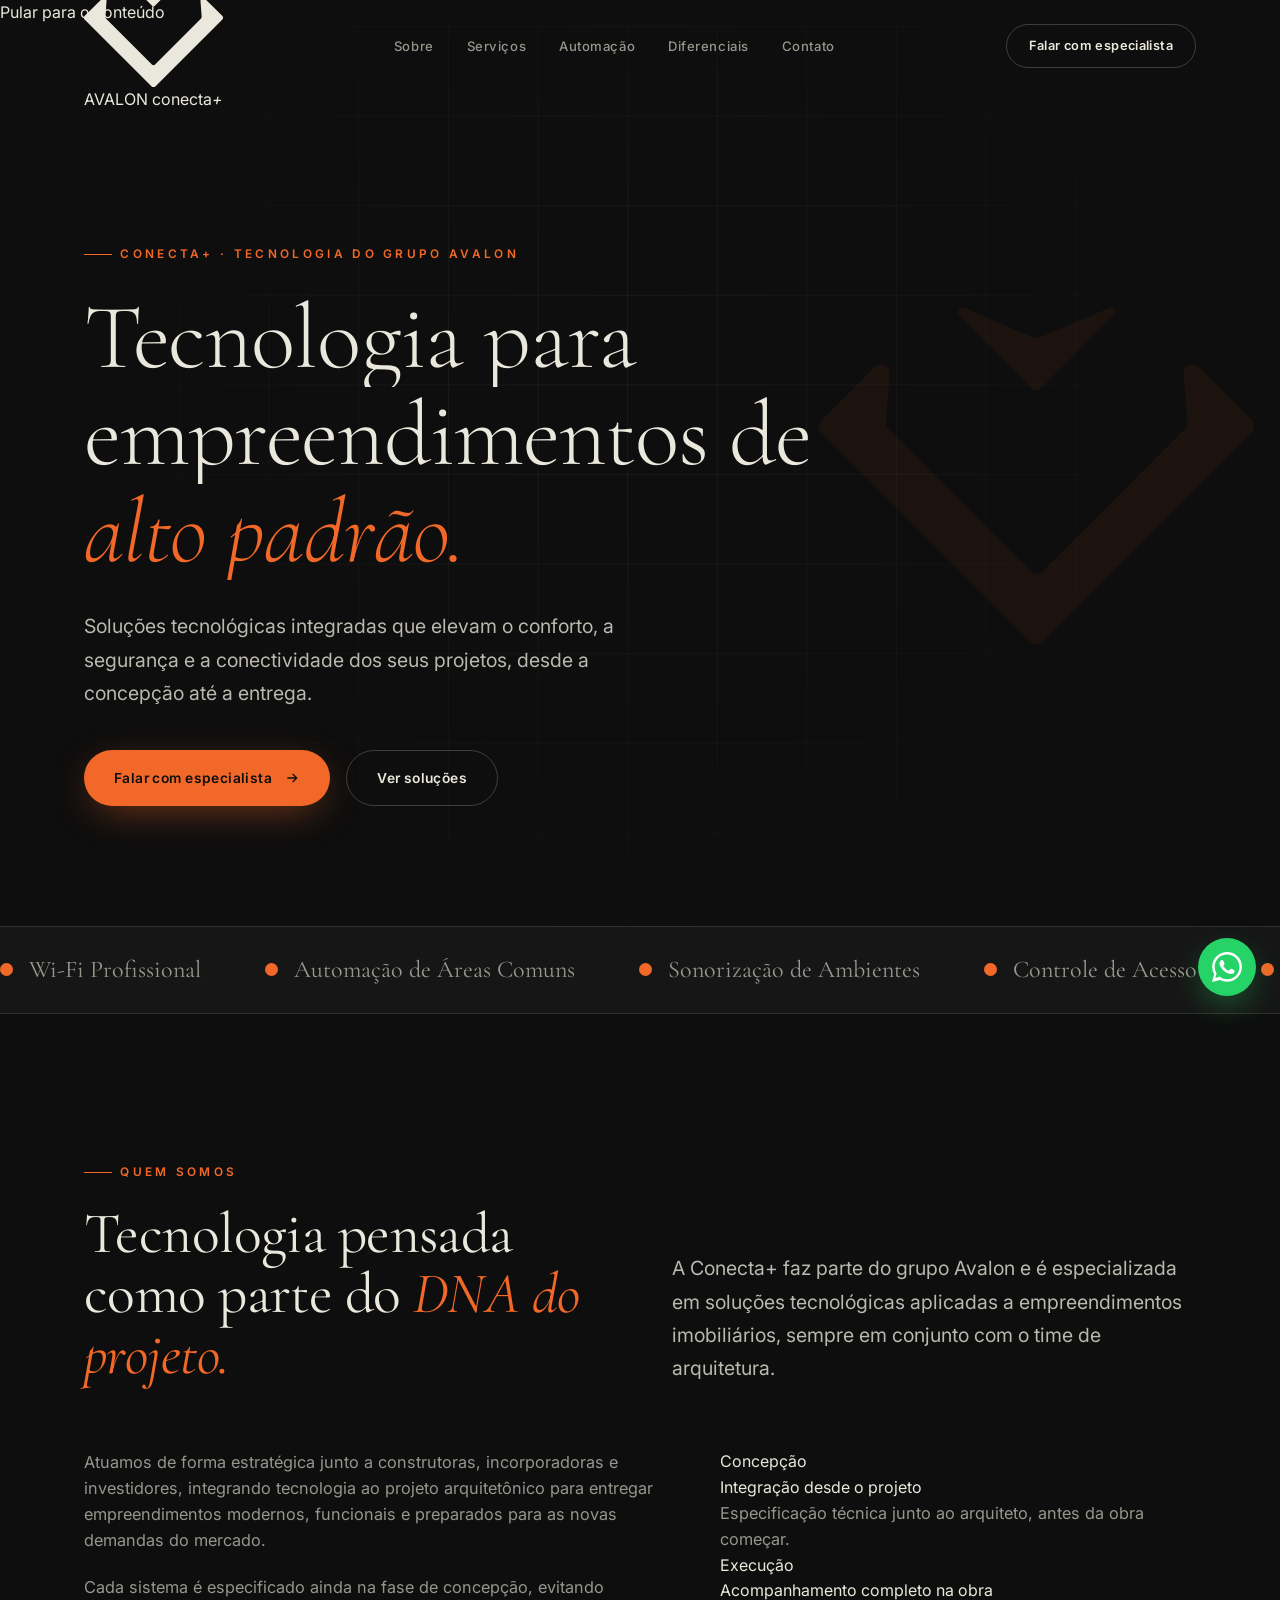
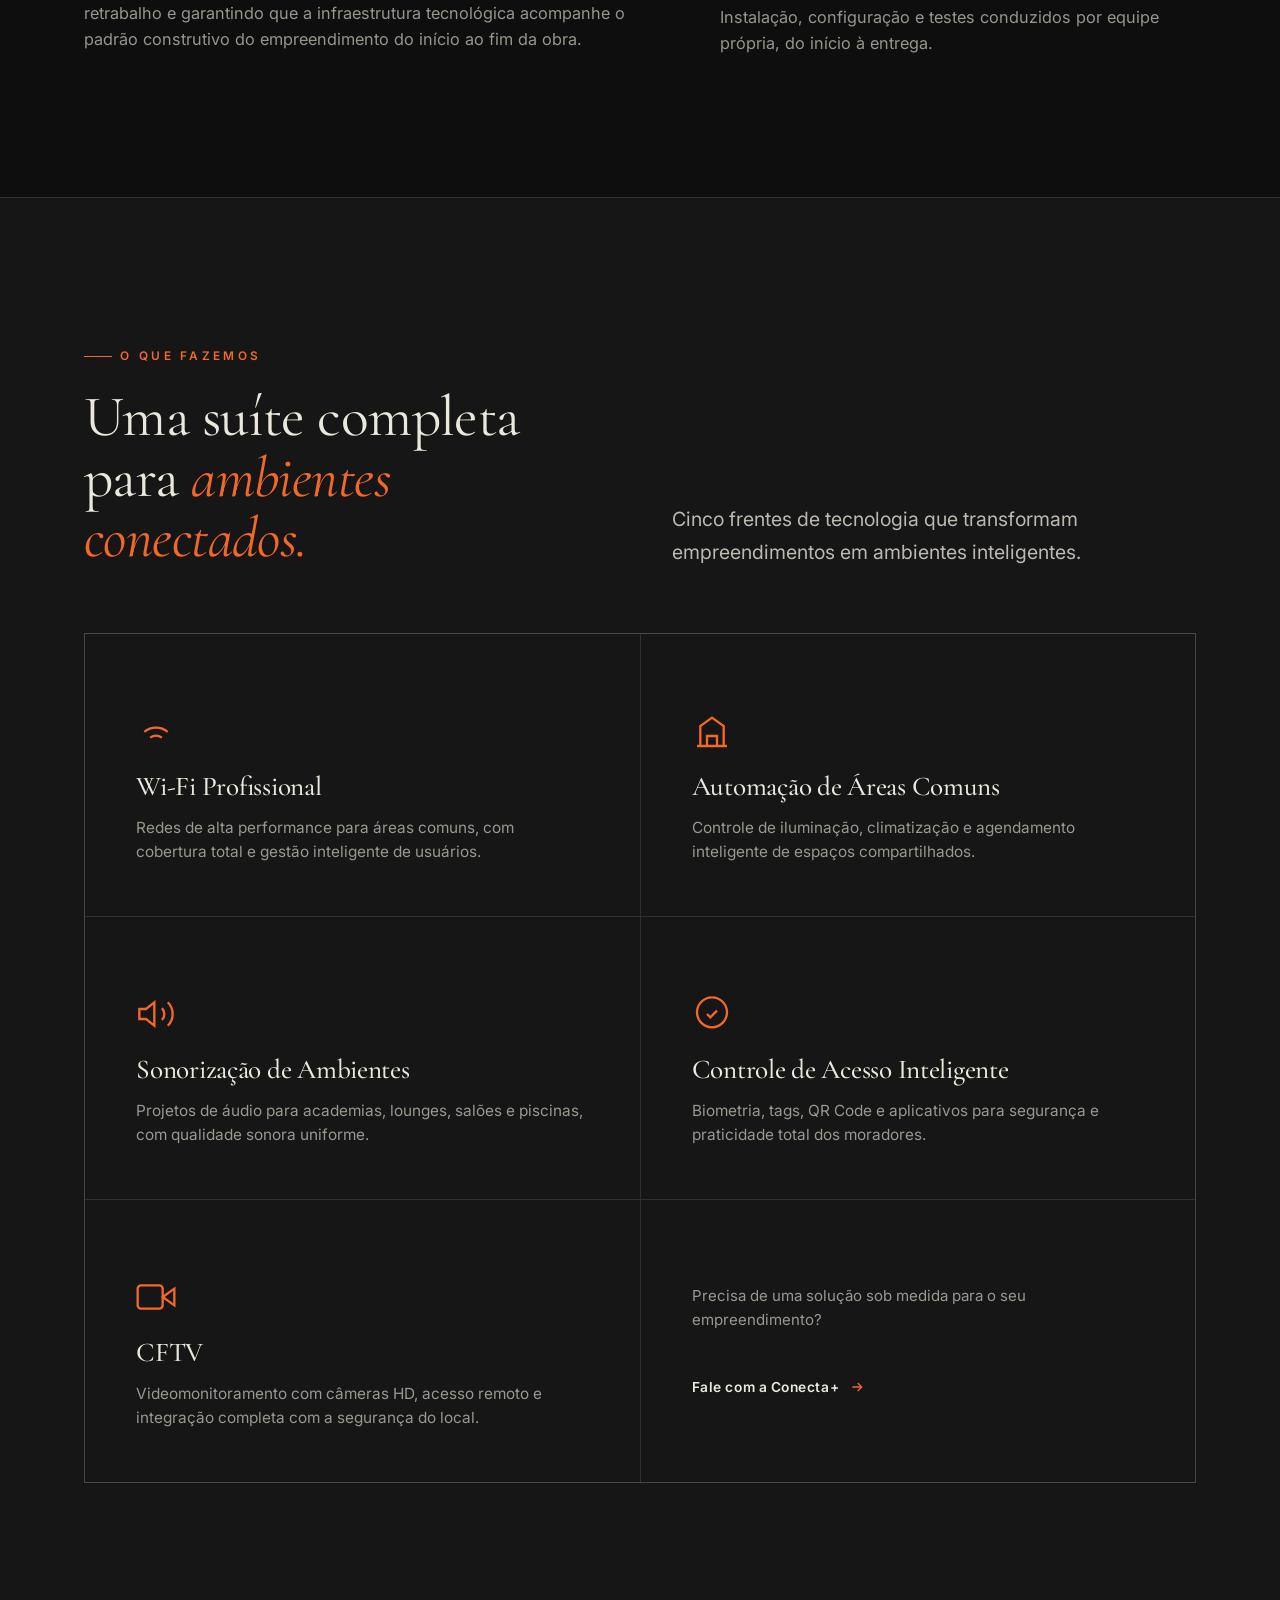
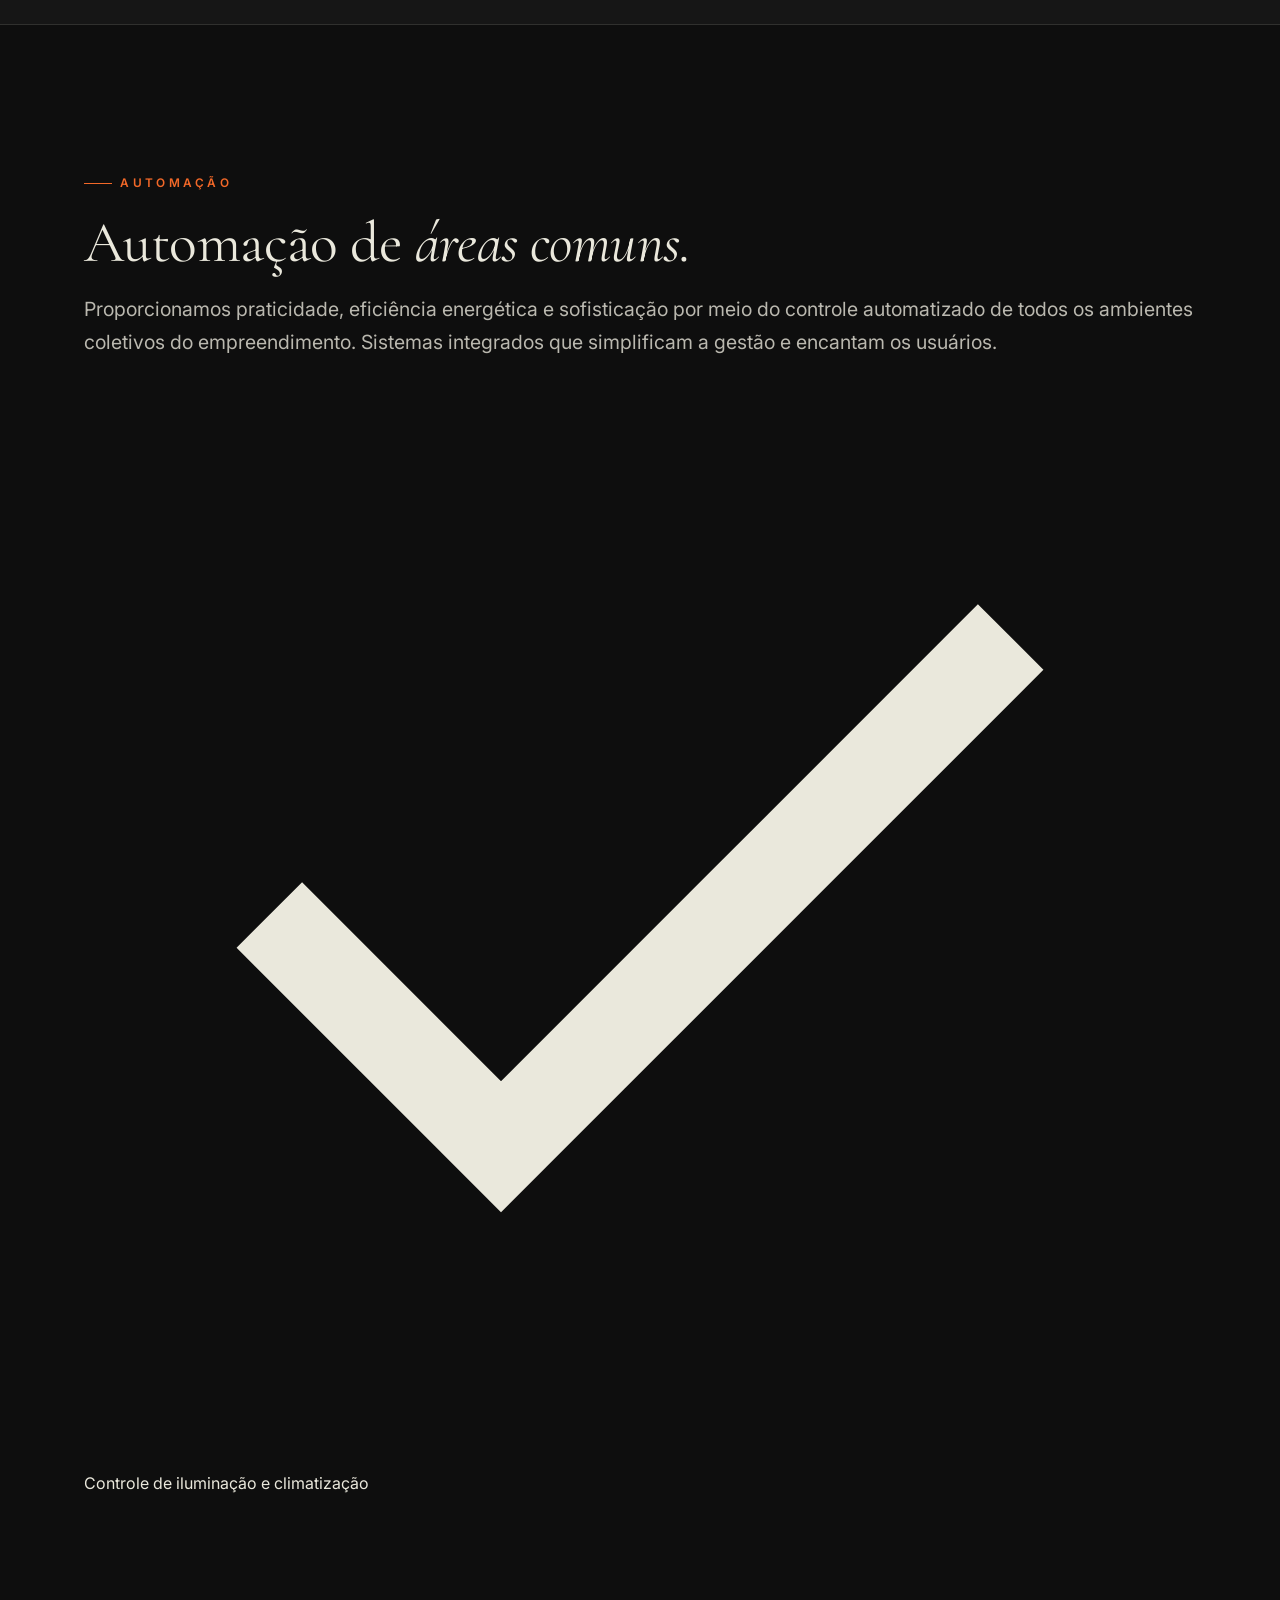
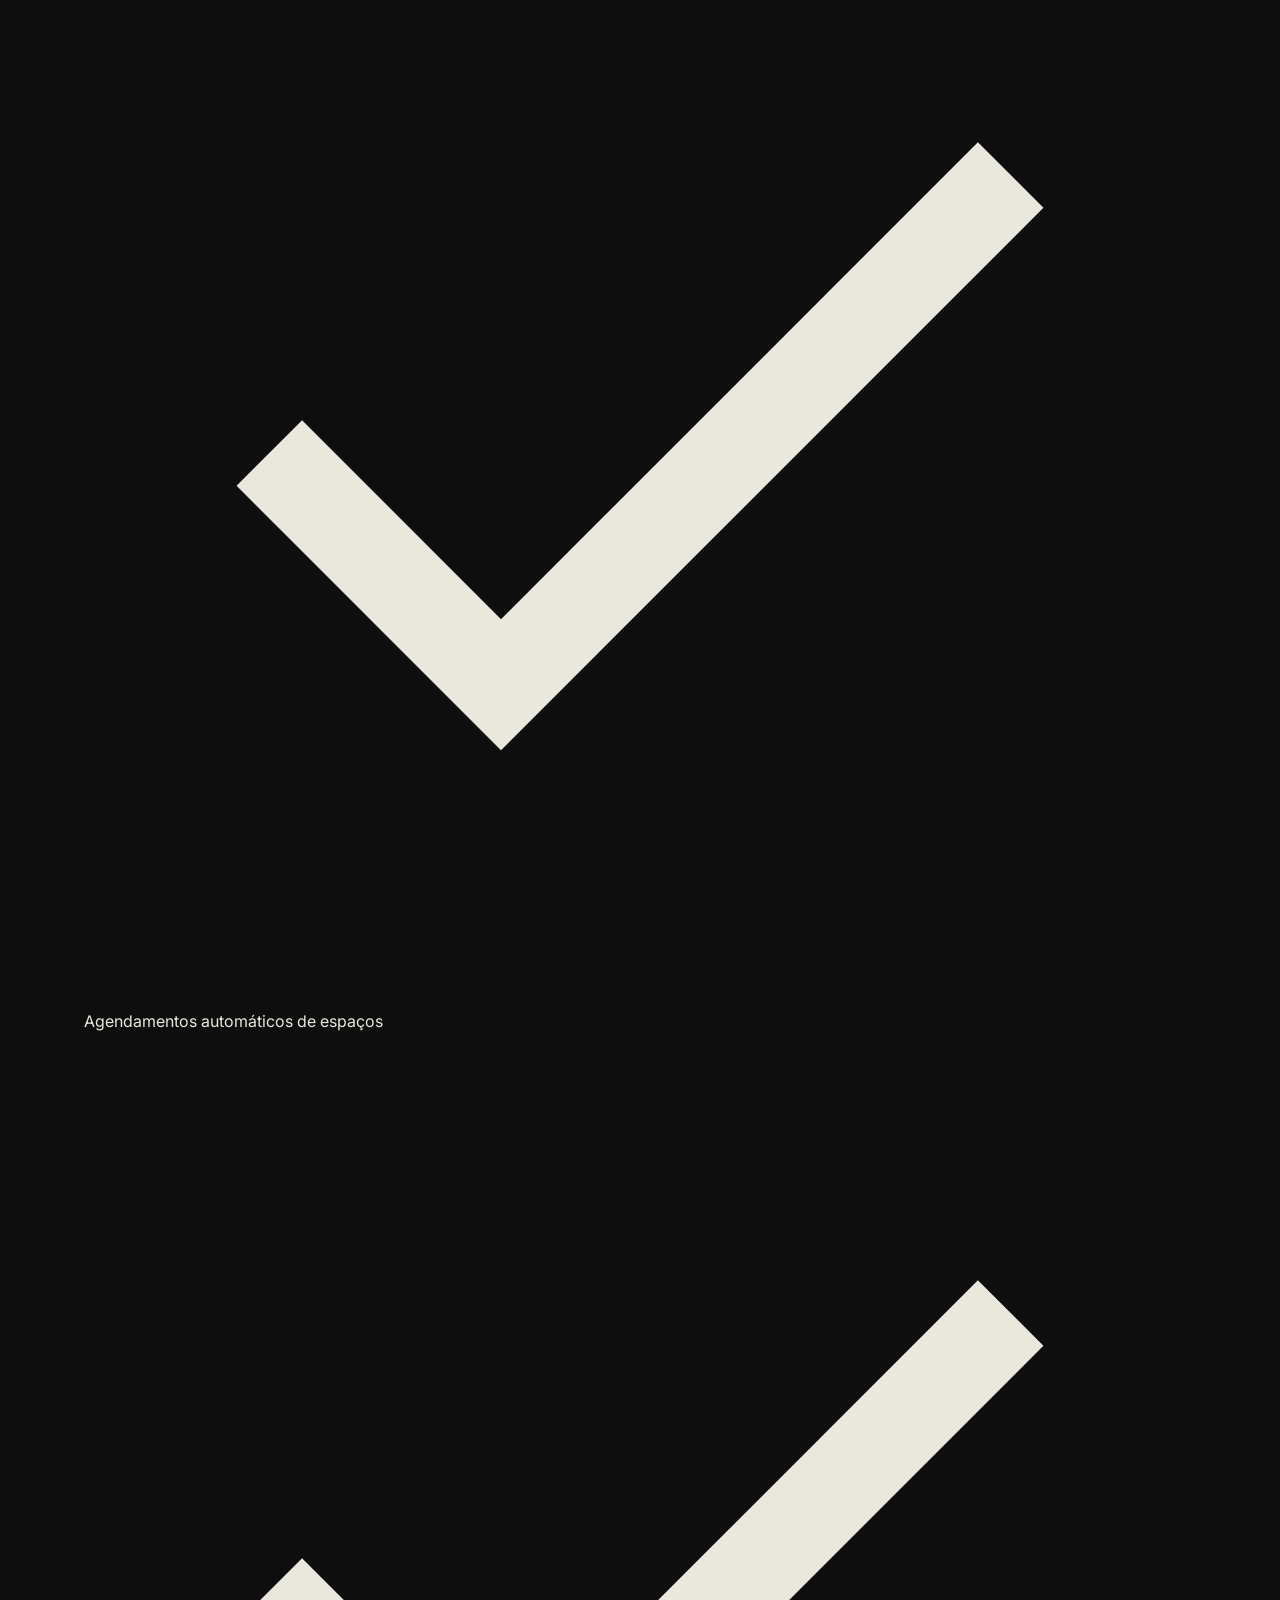
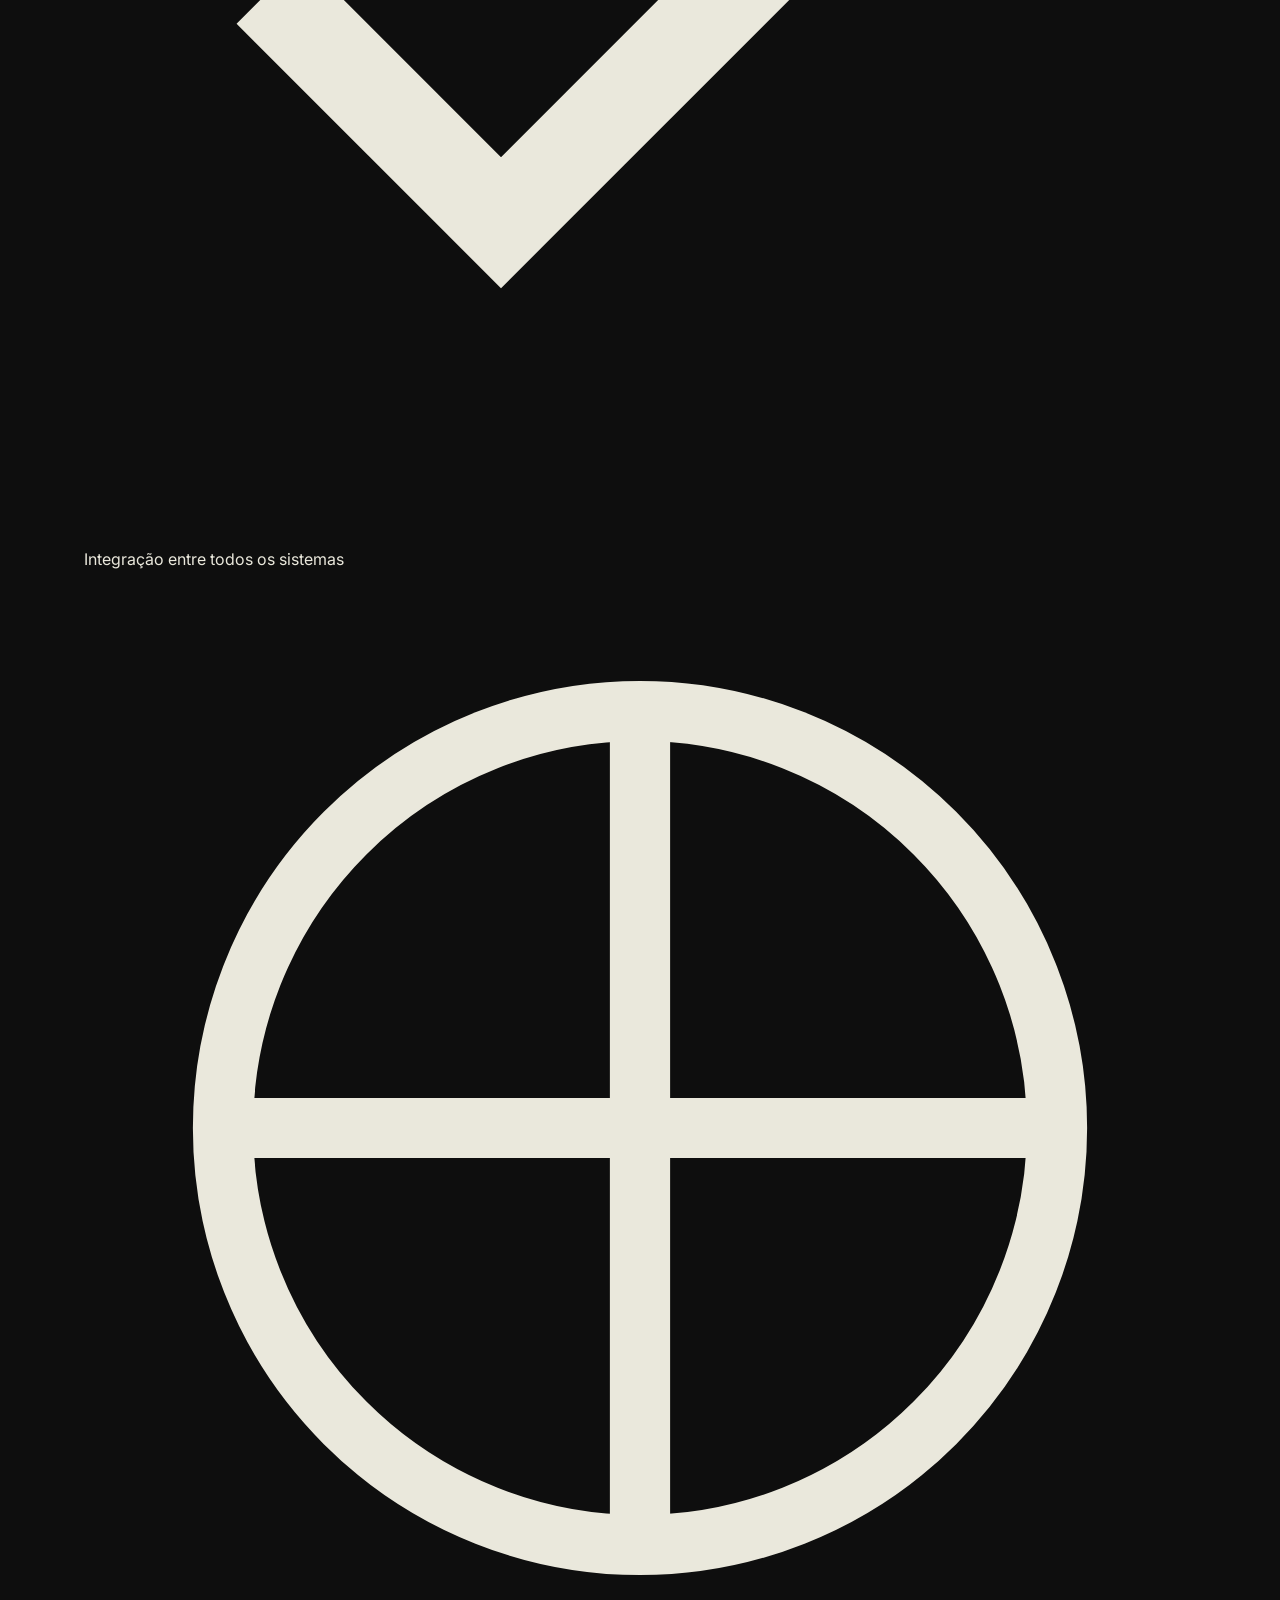
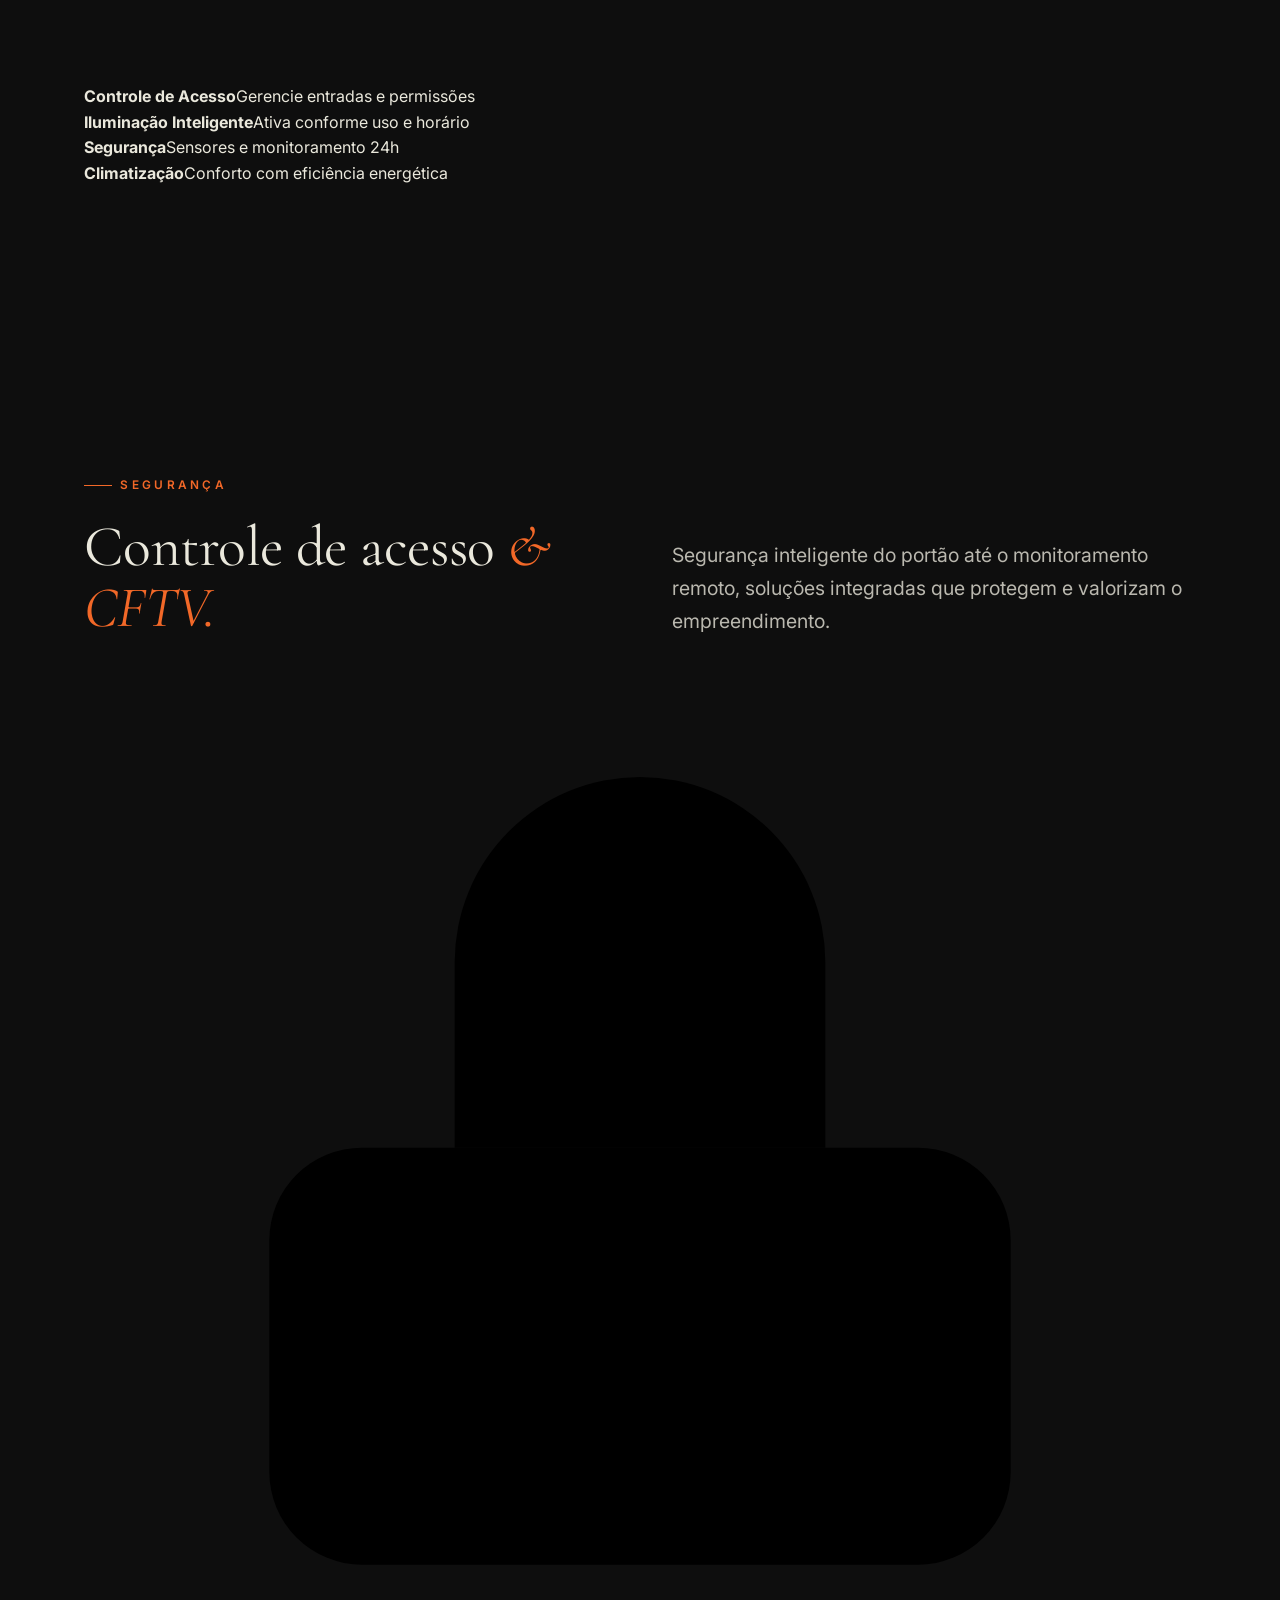
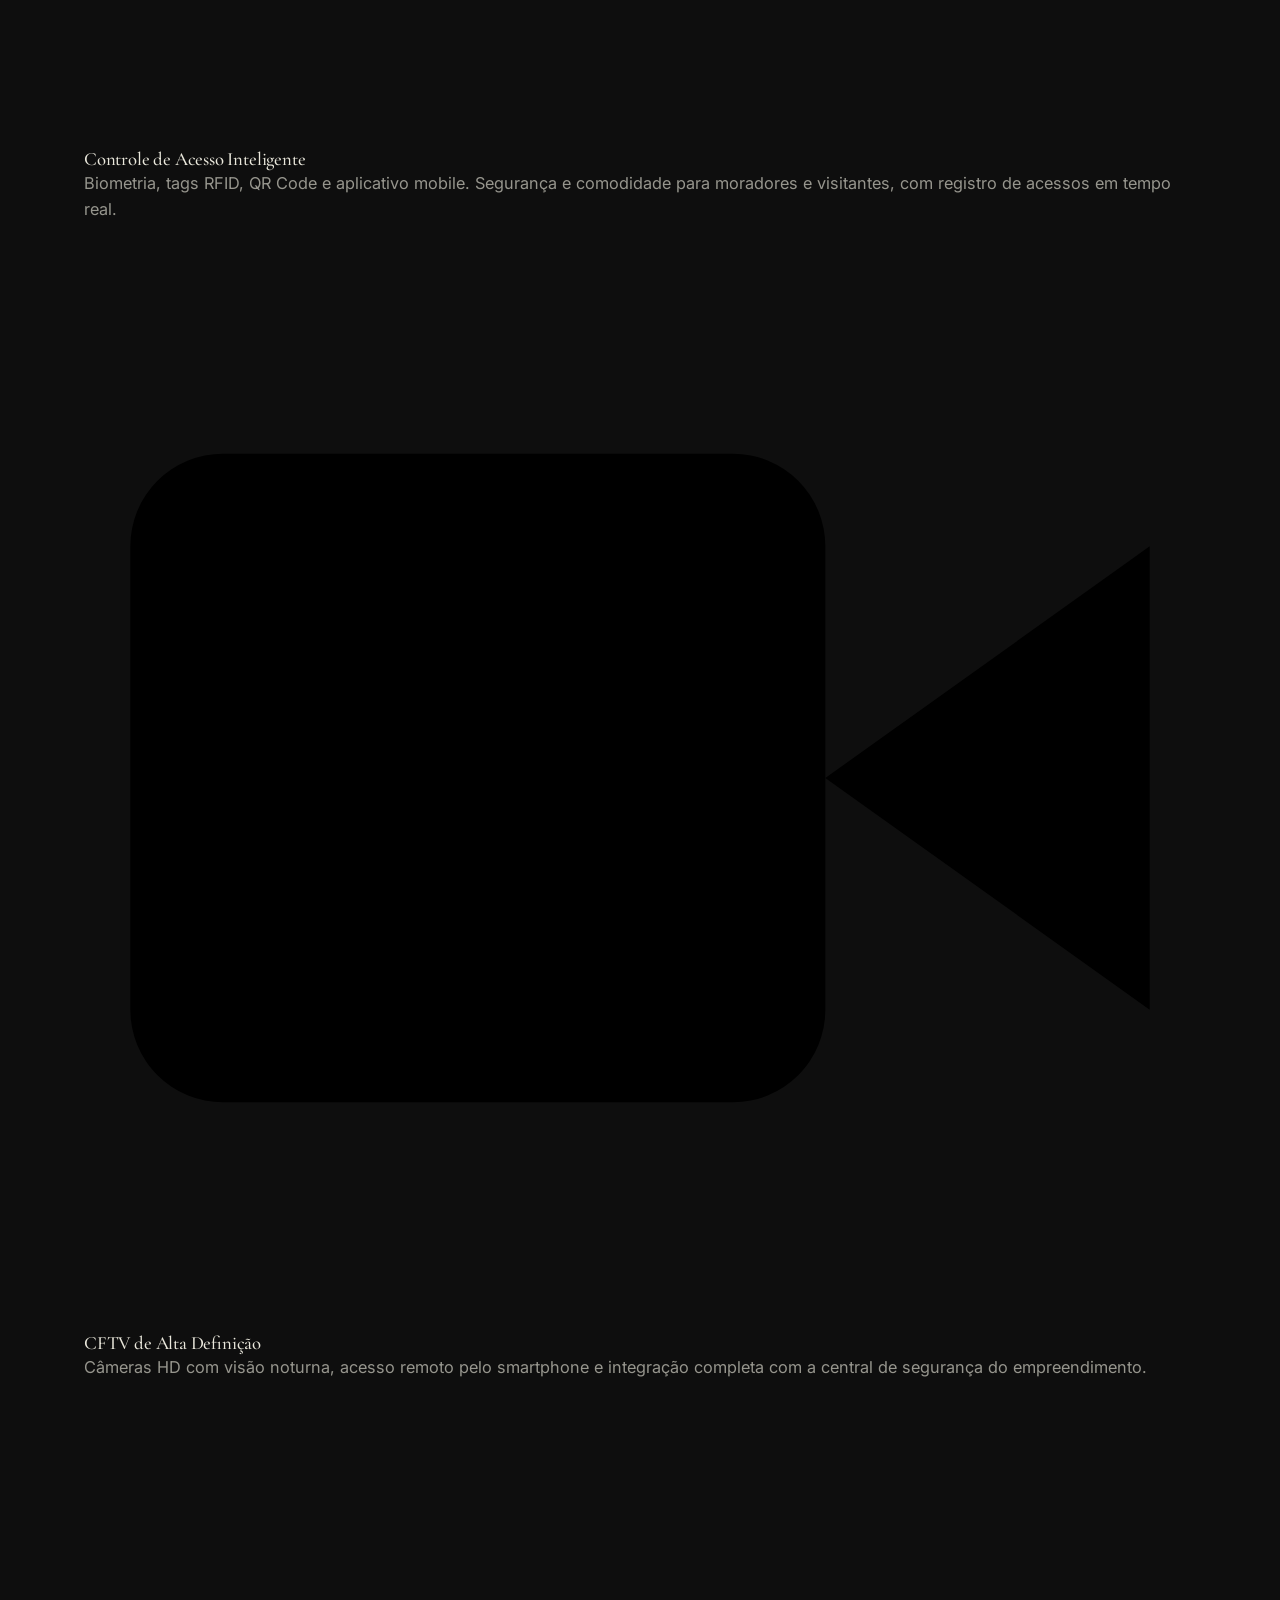
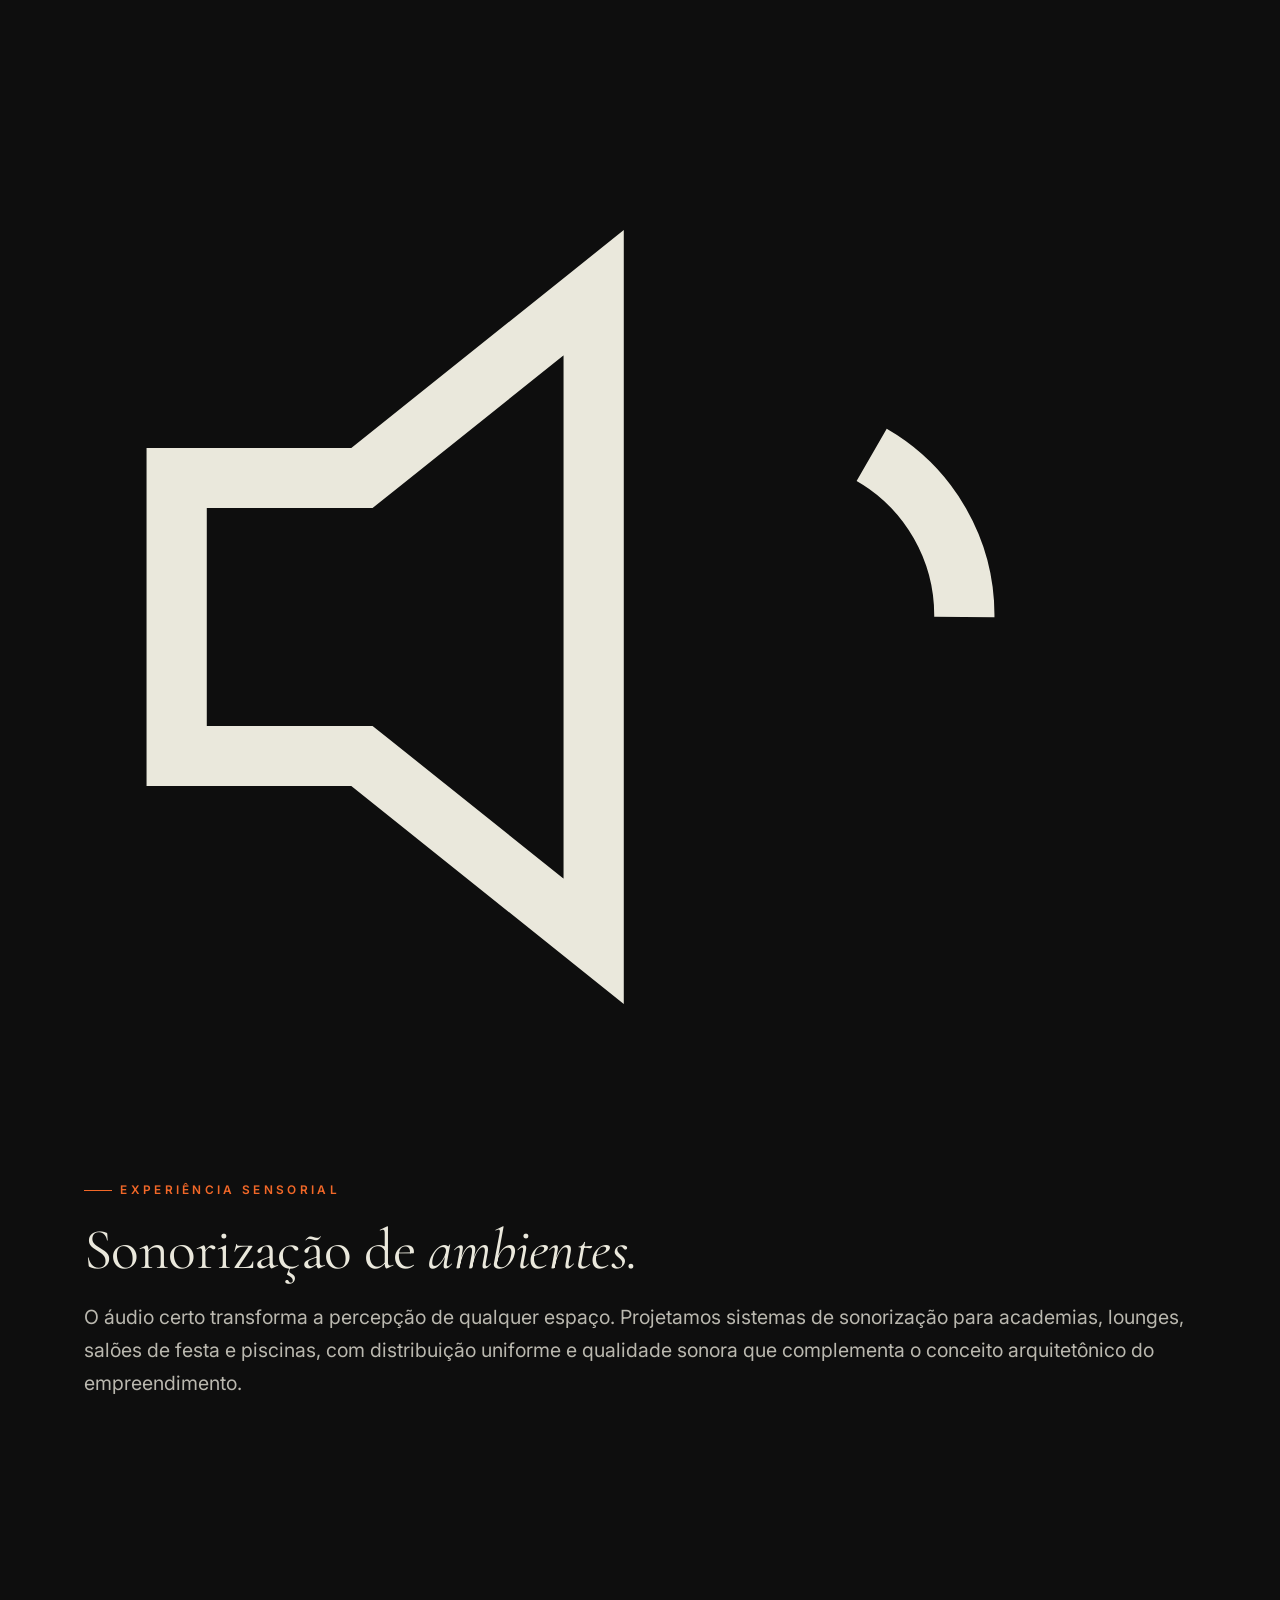
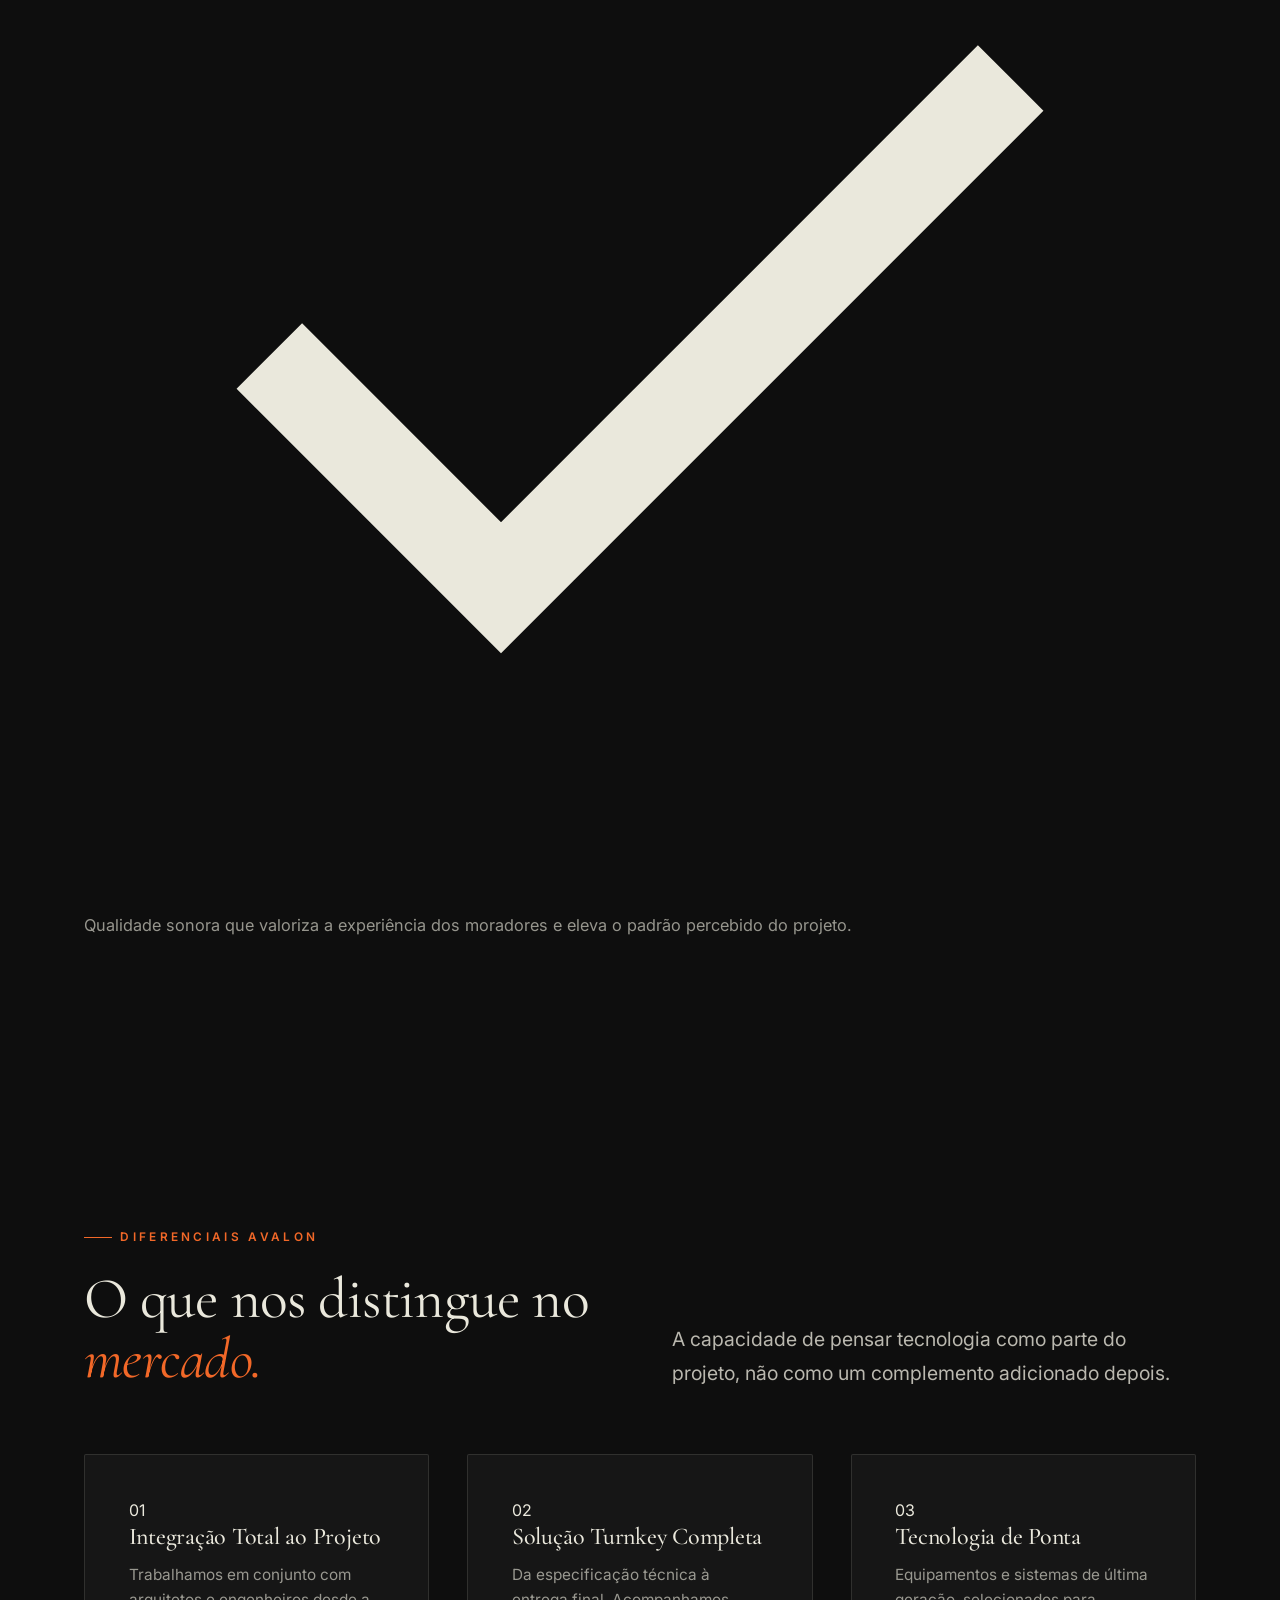
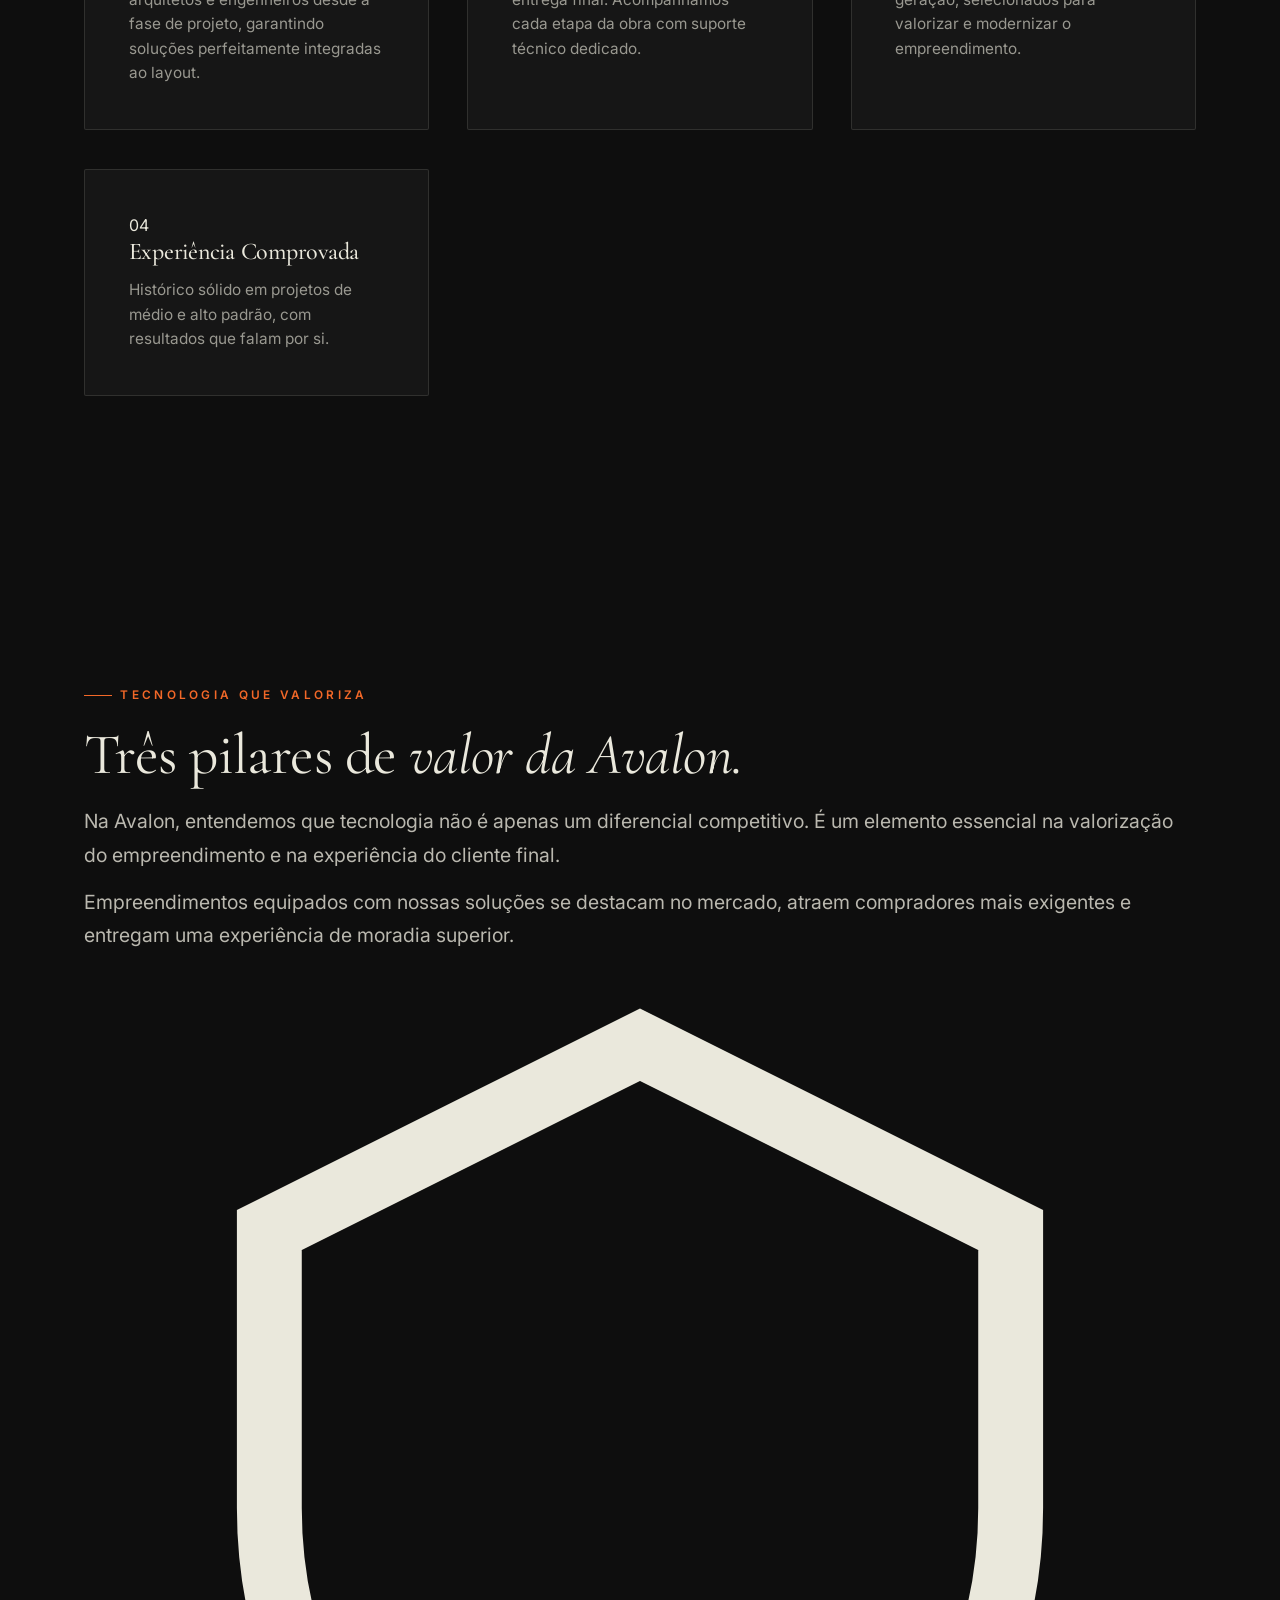
<file: index.html>
<!DOCTYPE html>
<html lang="pt-BR">
<head>
<meta charset="UTF-8">
<meta name="viewport" content="width=device-width, initial-scale=1">

<!-- ============ SEO ============ -->
<title>Avalon Tech | Conecta+ · Automação para Empreendimentos de Alto Padrão</title>
<meta name="description" content="A Conecta+, tecnologia do grupo Avalon, integra automação, Wi-Fi profissional, CFTV, sonorização e controle de acesso a empreendimentos de alto padrão em Balneário Camboriú. Tecnologia pensada desde o projeto até a entrega.">
<meta name="keywords" content="automação residencial Balneário Camboriú, automação de condomínios, CFTV para empreendimentos, controle de acesso inteligente, Wi-Fi profissional para prédios, Conecta+, Avalon Tech, tecnologia para construtoras">
<meta name="author" content="Avalon Tech | Conecta+">
<meta name="robots" content="index, follow">
<link rel="canonical" href="https://tech.avalontk.com.br/">

<meta name="geo.region" content="BR-SC">
<meta name="geo.placename" content="Balneário Camboriú">
<meta name="geo.position" content="-26.9906;-48.6353">
<meta name="ICBM" content="-26.9906, -48.6353">

<!-- Open Graph -->
<meta property="og:type" content="website">
<meta property="og:locale" content="pt_BR">
<meta property="og:site_name" content="Avalon Tech | Conecta+">
<meta property="og:title" content="Avalon Tech | Conecta+ · Automação para Empreendimentos de Alto Padrão">
<meta property="og:description" content="Soluções tecnológicas integradas que elevam o conforto, a segurança e a conectividade dos seus projetos, desde a concepção até a entrega.">
<meta property="og:url" content="https://tech.avalontk.com.br/">
<meta property="og:image" content="https://tech.avalontk.com.br/assets/og-image.jpg">
<meta property="og:image:width" content="1200">
<meta property="og:image:height" content="630">

<!-- Twitter -->
<meta name="twitter:card" content="summary_large_image">
<meta name="twitter:title" content="Avalon Tech | Conecta+ · Automação para Empreendimentos de Alto Padrão">
<meta name="twitter:description" content="Soluções tecnológicas integradas que elevam o conforto, a segurança e a conectividade dos seus projetos, desde a concepção até a entrega.">
<meta name="twitter:image" content="https://tech.avalontk.com.br/assets/og-image.jpg">

<meta name="theme-color" content="#0a0d0c">

<!-- ============ Favicon ============ -->
<link rel="icon" href="assets/favicon.ico" sizes="any">
<link rel="icon" type="image/png" sizes="32x32" href="assets/favicon-32.png">
<link rel="icon" type="image/png" sizes="16x16" href="assets/favicon-16.png">
<link rel="apple-touch-icon" href="assets/apple-touch-icon.png">

<!-- ============ AEO/GEO: mapa do site para IA ============ -->
<link rel="llms-txt" href="/llms.txt">

<!-- ============ Fonts ============ -->
<link rel="preconnect" href="https://fonts.googleapis.com">
<link rel="preconnect" href="https://fonts.gstatic.com" crossorigin>
<link href="https://fonts.googleapis.com/css2?family=Cormorant+Garamond:ital,wght@0,300;0,400;0,500;1,300;1,400&family=Inter:wght@400;500;600&display=swap" rel="stylesheet">

<link rel="stylesheet" href="css/style.css">

<!-- ============ Schema.org ============ -->
<script type="application/ld+json">
{
  "@context": "https://schema.org",
  "@type": "LocalBusiness",
  "@id": "https://tech.avalontk.com.br/#business",
  "name": "Avalon Tech | Conecta+",
  "alternateName": "Conecta+ Tecnologia",
  "description": "Empresa de tecnologia do grupo Avalon especializada em automação, Wi-Fi profissional, CFTV, sonorização e controle de acesso para empreendimentos imobiliários de alto padrão.",
  "url": "https://tech.avalontk.com.br/",
  "telephone": "+55-47-3514-6722",
  "email": "contato@avalontech.com.br",
  "image": "https://tech.avalontk.com.br/assets/og-image.jpg",
  "priceRange": "$$$",
  "address": {
    "@type": "PostalAddress",
    "streetAddress": "Rua 700, 615 - Centro",
    "addressLocality": "Balneário Camboriú",
    "addressRegion": "SC",
    "postalCode": "88330-620",
    "addressCountry": "BR"
  },
  "geo": { "@type": "GeoCoordinates", "latitude": -26.9906, "longitude": -48.6353 },
  "openingHoursSpecification": [{
    "@type": "OpeningHoursSpecification",
    "dayOfWeek": ["Monday","Tuesday","Wednesday","Thursday","Friday"],
    "opens": "08:00", "closes": "17:30"
  }],
  "parentOrganization": { "@type": "Organization", "name": "Avalon", "url": "https://avalontk.com.br/" },
  "areaServed": { "@type": "City", "name": "Balneário Camboriú" },
  "sameAs": ["https://www.instagram.com/avalontk_/"]
}
</script>
<script type="application/ld+json">
{
  "@context": "https://schema.org",
  "@type": "FAQPage",
  "mainEntity": [
    {
      "@type": "Question",
      "name": "O que é a Conecta+ e qual a relação com a Avalon?",
      "acceptedAnswer": { "@type": "Answer", "text": "A Conecta+ é a frente de tecnologia do grupo Avalon. Ela integra automação, redes, segurança eletrônica e sonorização diretamente ao projeto arquitetônico de empreendimentos imobiliários, atuando junto a construtoras, incorporadoras e investidores." }
    },
    {
      "@type": "Question",
      "name": "A Conecta+ atende apenas empreendimentos novos?",
      "acceptedAnswer": { "@type": "Answer", "text": "O ponto forte da Conecta+ é a integração desde a concepção do projeto, mas a equipe também desenvolve soluções de automação e segurança para empreendimentos já construídos, adaptando a tecnologia à estrutura existente." }
    },
    {
      "@type": "Question",
      "name": "Quais tecnologias a Conecta+ instala em um empreendimento?",
      "acceptedAnswer": { "@type": "Answer", "text": "Wi-Fi profissional de alta performance, automação de áreas comuns como iluminação e climatização, sonorização ambiente, controle de acesso inteligente com biometria e QR Code, e sistemas de CFTV com monitoramento remoto." }
    },
    {
      "@type": "Question",
      "name": "Como funciona o processo de contratação da Conecta+?",
      "acceptedAnswer": { "@type": "Answer", "text": "O processo começa com uma consultoria técnica junto ao arquiteto ou construtora, seguida pela especificação dos sistemas, execução completa da instalação e configuração, e suporte contínuo após a entrega do empreendimento." }
    }
  ]
}
</script>
</head>
<body>

<a href="#main" class="skip-link">Pular para o conteúdo</a>

<svg width="0" height="0" style="position:absolute" aria-hidden="true">
  <symbol id="chevron" viewBox="0 0 617.65 477.36">
    <path fill="currentColor" d="M614,159.41,538.63,84a12.35,12.35,0,0,0-21,9.66l5.17,68.82a12.37,12.37,0,0,1-3.58,9.66l-202,202a11.43,11.43,0,0,1-16.65,0l-202-202a12.37,12.37,0,0,1-3.58-9.66l5.17-68.82A12.35,12.35,0,0,0,79,84l-75.4,75.4a12.33,12.33,0,0,0,0,17.46L300.5,473.76a11.43,11.43,0,0,0,16.65,0L614,176.87A12.35,12.35,0,0,0,614,159.41Z"/>
    <path fill="currentColor" d="M411.16.51,311.61,42.92a7,7,0,0,1-2.79.45,6.89,6.89,0,0,1-2.78-.45L206.48.51a6.31,6.31,0,0,0-6.86,10.29L303.67,115.2a8.32,8.32,0,0,0,10.31,0L418,10.8A6.31,6.31,0,0,0,411.16.51Z"/>
  </symbol>
</svg>

<div class="loader" aria-hidden="true">
  <svg class="loader__mark" viewBox="0 0 617.65 477.36"><use href="#chevron"/></svg>
</div>

<header class="header">
  <div class="wrap nav">
    <a href="#top" class="brand" aria-label="Avalon Tech Conecta+, início">
      <svg class="brand__mark" viewBox="0 0 617.65 477.36" aria-hidden="true"><use href="#chevron"/></svg>
      <span class="brand__text">
        <span class="brand__parent">AVALON</span>
        <span class="brand__name">conecta<em>+</em></span>
      </span>
    </a>
    <nav class="nav__links" aria-label="Navegação principal">
      <a href="#sobre">Sobre</a>
      <a href="#servicos">Serviços</a>
      <a href="#automacao">Automação</a>
      <a href="#diferenciais">Diferenciais</a>
      <a href="#contato">Contato</a>
    </nav>
    <a href="#contato" class="nav__cta">Falar com especialista</a>
    <button class="nav__toggle" aria-label="Abrir menu" aria-expanded="false">
      <span></span><span></span>
    </button>
  </div>
</header>

<div class="mobile-menu" aria-hidden="true">
  <a href="#sobre">Sobre</a>
  <a href="#servicos">Serviços</a>
  <a href="#automacao">Automação</a>
  <a href="#diferenciais">Diferenciais</a>
  <a href="#contato">Contato</a>
</div>

<main id="top">
<div id="main"></div>

<!-- ============ Hero ============ -->
<section class="hero">
  <div class="hero__glow"></div>
  <div class="hero__grid"></div>
  <svg class="hero__mark" viewBox="0 0 617.65 477.36" aria-hidden="true"><use href="#chevron"/></svg>
  <div class="wrap">
    <div class="hero__inner">
      <span class="eyebrow">Conecta+ · Tecnologia do Grupo Avalon</span>
      <h1 class="display hero__title">
        <span class="ln"><span>Tecnologia para</span></span>
        <span class="ln"><span>empreendimentos de</span></span>
        <span class="ln"><span><em>alto padrão.</em></span></span>
      </h1>
      <p class="lead hero__sub">
        Soluções tecnológicas integradas que elevam o conforto, a segurança e a conectividade
        dos seus projetos, desde a concepção até a entrega.
      </p>
      <div class="hero__actions">
        <a href="#contato" class="btn btn--primary">
          Falar com especialista
          <svg viewBox="0 0 24 24" fill="none" stroke="currentColor" stroke-width="2"><path d="M5 12h14M13 6l6 6-6 6"/></svg>
        </a>
        <a href="#servicos" class="btn btn--ghost">Ver soluções</a>
      </div>
    </div>
  </div>
</section>

<!-- ============ Marquee ============ -->
<div class="marquee" aria-hidden="true">
  <div class="marquee__track">
    <span class="marquee__item"><svg viewBox="0 0 8 8"><circle cx="4" cy="4" r="4" fill="currentColor"/></svg>Wi-Fi Profissional</span>
    <span class="marquee__item"><svg viewBox="0 0 8 8"><circle cx="4" cy="4" r="4" fill="currentColor"/></svg>Automação de Áreas Comuns</span>
    <span class="marquee__item"><svg viewBox="0 0 8 8"><circle cx="4" cy="4" r="4" fill="currentColor"/></svg>Sonorização de Ambientes</span>
    <span class="marquee__item"><svg viewBox="0 0 8 8"><circle cx="4" cy="4" r="4" fill="currentColor"/></svg>Controle de Acesso</span>
    <span class="marquee__item"><svg viewBox="0 0 8 8"><circle cx="4" cy="4" r="4" fill="currentColor"/></svg>CFTV</span>
    <span class="marquee__item"><svg viewBox="0 0 8 8"><circle cx="4" cy="4" r="4" fill="currentColor"/></svg>Wi-Fi Profissional</span>
    <span class="marquee__item"><svg viewBox="0 0 8 8"><circle cx="4" cy="4" r="4" fill="currentColor"/></svg>Automação de Áreas Comuns</span>
    <span class="marquee__item"><svg viewBox="0 0 8 8"><circle cx="4" cy="4" r="4" fill="currentColor"/></svg>Sonorização de Ambientes</span>
    <span class="marquee__item"><svg viewBox="0 0 8 8"><circle cx="4" cy="4" r="4" fill="currentColor"/></svg>Controle de Acesso</span>
    <span class="marquee__item"><svg viewBox="0 0 8 8"><circle cx="4" cy="4" r="4" fill="currentColor"/></svg>CFTV</span>
  </div>
</div>

<!-- ============ Quem Somos ============ -->
<section class="section-pad" id="sobre">
  <div class="wrap">
    <div class="intro reveal">
      <div class="intro__head">
        <span class="eyebrow">Quem somos</span>
        <h2 class="h-section">Tecnologia pensada como parte do <em>DNA do projeto.</em></h2>
      </div>
      <p class="lead">
        A Conecta+ faz parte do grupo Avalon e é especializada em soluções tecnológicas aplicadas
        a empreendimentos imobiliários, sempre em conjunto com o time de arquitetura.
      </p>
    </div>

    <div class="about__body">
      <div class="about__lead reveal">
        <p>
          Atuamos de forma estratégica junto a construtoras, incorporadoras e investidores,
          integrando tecnologia ao projeto arquitetônico para entregar empreendimentos modernos,
          funcionais e preparados para as novas demandas do mercado.
        </p>
        <p>
          Cada sistema é especificado ainda na fase de concepção, evitando retrabalho e garantindo
          que a infraestrutura tecnológica acompanhe o padrão construtivo do empreendimento do
          início ao fim da obra.
        </p>
      </div>
      <div class="badges reveal" data-delay="1">
        <div class="badge">
          <div class="badge__label">Concepção</div>
          <div class="badge__title">Integração desde o projeto</div>
          <p>Especificação técnica junto ao arquiteto, antes da obra começar.</p>
        </div>
        <div class="badge">
          <div class="badge__label">Execução</div>
          <div class="badge__title">Acompanhamento completo na obra</div>
          <p>Instalação, configuração e testes conduzidos por equipe própria, do início à entrega.</p>
        </div>
      </div>
    </div>
  </div>
</section>

<!-- ============ Serviços ============ -->
<section class="services section-pad" id="servicos">
  <div class="wrap">
    <div class="intro reveal">
      <div class="intro__head">
        <span class="eyebrow">O que fazemos</span>
        <h2 class="h-section">Uma suíte completa para <em>ambientes conectados.</em></h2>
      </div>
      <p class="lead">Cinco frentes de tecnologia que transformam empreendimentos em ambientes inteligentes.</p>
    </div>

    <div class="svc-grid">
      <article class="svc reveal">
        <div class="svc__icon"><svg viewBox="0 0 24 24"><path d="M5 12.5a11 11 0 0114 0M8.5 16a6 6 0 017 0M12 19.5h.01"/></svg></div>
        <h3>Wi-Fi Profissional</h3>
        <p>Redes de alta performance para áreas comuns, com cobertura total e gestão inteligente de usuários.</p>
      </article>
      <article class="svc reveal" data-delay="1">
        <div class="svc__icon"><svg viewBox="0 0 24 24"><path d="M3 21h18M5 21V9l7-5 7 5v12M9 21v-6h6v6"/></svg></div>
        <h3>Automação de Áreas Comuns</h3>
        <p>Controle de iluminação, climatização e agendamento inteligente de espaços compartilhados.</p>
      </article>
      <article class="svc reveal" data-delay="2">
        <div class="svc__icon"><svg viewBox="0 0 24 24"><path d="M11 5L6 9H2v6h4l5 4V5zM19.07 4.93a10 10 0 010 14.14M15.54 8.46a5 5 0 010 7.08"/></svg></div>
        <h3>Sonorização de Ambientes</h3>
        <p>Projetos de áudio para academias, lounges, salões e piscinas, com qualidade sonora uniforme.</p>
      </article>
      <article class="svc reveal">
        <div class="svc__icon"><svg viewBox="0 0 24 24"><path d="M12 2a9 9 0 100 18 9 9 0 000-18zM9 12l2 2 4-4"/></svg></div>
        <h3>Controle de Acesso Inteligente</h3>
        <p>Biometria, tags, QR Code e aplicativos para segurança e praticidade total dos moradores.</p>
      </article>
      <article class="svc reveal" data-delay="1">
        <div class="svc__icon"><svg viewBox="0 0 24 24"><path d="M23 7l-7 5 7 5V7zM14 5H3a2 2 0 00-2 2v10a2 2 0 002 2h11a2 2 0 002-2V7a2 2 0 00-2-2z"/></svg></div>
        <h3>CFTV</h3>
        <p>Videomonitoramento com câmeras HD, acesso remoto e integração completa com a segurança do local.</p>
      </article>
      <article class="svc reveal" data-delay="2" style="display:flex;flex-direction:column;justify-content:center">
        <p style="font-size:.94rem;margin-bottom:18px">Precisa de uma solução sob medida para o seu empreendimento?</p>
        <a href="#contato" class="svc__arrow" style="display:inline-flex;align-items:center;gap:10px;font-size:.86rem;font-weight:600;color:var(--mint)">
          Fale com a Conecta+
          <svg viewBox="0 0 24 24" fill="none" stroke="currentColor" stroke-width="2" style="width:16px;height:16px"><path d="M5 12h14M13 6l6 6-6 6"/></svg>
        </a>
      </article>
    </div>
  </div>
</section>

<!-- ============ Automação (detalhe + radial) ============ -->
<section class="detail section-pad" id="automacao">
  <div class="wrap">
    <div class="detail__body">
      <div class="reveal">
        <span class="eyebrow">Automação</span>
        <h2 class="h-section" style="margin-top:20px">Automação de <em>áreas comuns.</em></h2>
        <p class="lead" style="margin-top:20px">
          Proporcionamos praticidade, eficiência energética e sofisticação por meio do controle
          automatizado de todos os ambientes coletivos do empreendimento. Sistemas integrados
          que simplificam a gestão e encantam os usuários.
        </p>
        <ul class="detail__list">
          <li><svg viewBox="0 0 24 24" fill="none" stroke="currentColor" stroke-width="2"><path d="M20 6L9 17l-5-5"/></svg>Controle de iluminação e climatização</li>
          <li><svg viewBox="0 0 24 24" fill="none" stroke="currentColor" stroke-width="2"><path d="M20 6L9 17l-5-5"/></svg>Agendamentos automáticos de espaços</li>
          <li><svg viewBox="0 0 24 24" fill="none" stroke="currentColor" stroke-width="2"><path d="M20 6L9 17l-5-5"/></svg>Integração entre todos os sistemas</li>
        </ul>
      </div>

      <div class="radial reveal" data-delay="1">
        <div class="radial__ring"></div>
        <div class="radial__core">
          <svg viewBox="0 0 24 24" fill="none" stroke="currentColor" stroke-width="1.3"><circle cx="12" cy="12" r="9"/><path d="M12 3v18M3 12h18"/></svg>
        </div>
        <div class="radial__label radial__label--tl"><strong>Controle de Acesso</strong><span>Gerencie entradas e permissões</span></div>
        <div class="radial__label radial__label--tr"><strong>Iluminação Inteligente</strong><span>Ativa conforme uso e horário</span></div>
        <div class="radial__label radial__label--bl"><strong>Segurança</strong><span>Sensores e monitoramento 24h</span></div>
        <div class="radial__label radial__label--br"><strong>Climatização</strong><span>Conforto com eficiência energética</span></div>
      </div>
    </div>
  </div>
</section>

<!-- ============ Acesso & CFTV ============ -->
<section class="section-pad">
  <div class="wrap">
    <div class="intro reveal">
      <div class="intro__head">
        <span class="eyebrow">Segurança</span>
        <h2 class="h-section">Controle de acesso <em>&amp; CFTV.</em></h2>
      </div>
      <p class="lead">Segurança inteligente do portão até o monitoramento remoto, soluções integradas que protegem e valorizam o empreendimento.</p>
    </div>

    <div class="pair-grid">
      <article class="feature-card reveal">
        <div class="feature-card__icon"><svg viewBox="0 0 24 24"><rect x="4" y="11" width="16" height="9" rx="2"/><path d="M8 11V7a4 4 0 018 0v4"/></svg></div>
        <h3>Controle de Acesso Inteligente</h3>
        <p>Biometria, tags RFID, QR Code e aplicativo mobile. Segurança e comodidade para moradores e visitantes, com registro de acessos em tempo real.</p>
      </article>
      <article class="feature-card reveal" data-delay="1">
        <div class="feature-card__icon"><svg viewBox="0 0 24 24"><path d="M23 7l-7 5 7 5V7zM14 5H3a2 2 0 00-2 2v10a2 2 0 002 2h11a2 2 0 002-2V7a2 2 0 00-2-2z"/></svg></div>
        <h3>CFTV de Alta Definição</h3>
        <p>Câmeras HD com visão noturna, acesso remoto pelo smartphone e integração completa com a central de segurança do empreendimento.</p>
      </article>
    </div>
  </div>
</section>

<!-- ============ Sonorização ============ -->
<section class="sonor section-pad">
  <div class="wrap">
    <div class="sonor__grid">
      <div class="sonor__visual reveal" aria-hidden="true">
        <div class="sonor__bars">
          <span style="animation-duration:1.6s"></span><span style="animation-duration:1.9s"></span><span style="animation-duration:1.4s"></span>
          <span style="animation-duration:2.1s"></span><span style="animation-duration:1.7s"></span><span style="animation-duration:1.5s"></span>
          <span style="animation-duration:2s"></span><span style="animation-duration:1.6s"></span>
        </div>
        <svg viewBox="0 0 24 24" fill="none" stroke="currentColor" stroke-width="1.3"><path d="M11 5L6 9H2v6h4l5 4V5zM19 12a4 4 0 00-2-3.5"/></svg>
      </div>
      <div class="reveal" data-delay="1">
        <span class="eyebrow">Experiência sensorial</span>
        <h2 class="h-section" style="margin-top:20px">Sonorização de <em>ambientes.</em></h2>
        <p class="lead" style="margin-top:20px">
          O áudio certo transforma a percepção de qualquer espaço. Projetamos sistemas de
          sonorização para academias, lounges, salões de festa e piscinas, com distribuição
          uniforme e qualidade sonora que complementa o conceito arquitetônico do empreendimento.
        </p>
        <div class="sonor__note">
          <svg viewBox="0 0 24 24" fill="none" stroke="currentColor" stroke-width="2"><path d="M20 6L9 17l-5-5"/></svg>
          <p>Qualidade sonora que valoriza a experiência dos moradores e eleva o padrão percebido do projeto.</p>
        </div>
      </div>
    </div>
  </div>
</section>

<!-- ============ Diferenciais ============ -->
<section class="section-pad" id="diferenciais">
  <div class="wrap">
    <div class="intro reveal">
      <div class="intro__head">
        <span class="eyebrow">Diferenciais Avalon</span>
        <h2 class="h-section">O que nos distingue no <em>mercado.</em></h2>
      </div>
      <p class="lead">A capacidade de pensar tecnologia como parte do projeto, não como um complemento adicionado depois.</p>
    </div>

    <div class="why-grid">
      <article class="why reveal">
        <span class="why__no">01</span>
        <h3>Integração Total ao Projeto</h3>
        <p>Trabalhamos em conjunto com arquitetos e engenheiros desde a fase de projeto, garantindo soluções perfeitamente integradas ao layout.</p>
      </article>
      <article class="why reveal" data-delay="1">
        <span class="why__no">02</span>
        <h3>Solução Turnkey Completa</h3>
        <p>Da especificação técnica à entrega final. Acompanhamos cada etapa da obra com suporte técnico dedicado.</p>
      </article>
      <article class="why reveal" data-delay="2">
        <span class="why__no">03</span>
        <h3>Tecnologia de Ponta</h3>
        <p>Equipamentos e sistemas de última geração, selecionados para valorizar e modernizar o empreendimento.</p>
      </article>
      <article class="why reveal" data-delay="3">
        <span class="why__no">04</span>
        <h3>Experiência Comprovada</h3>
        <p>Histórico sólido em projetos de médio e alto padrão, com resultados que falam por si.</p>
      </article>
    </div>
  </div>
</section>

<!-- ============ Pilares de valor ============ -->
<section class="pillars section-pad">
  <div class="wrap">
    <div class="pillars__body">
      <div class="reveal">
        <span class="eyebrow">Tecnologia que valoriza</span>
        <h2 class="h-section" style="margin-top:20px">Três pilares de <em>valor da Avalon.</em></h2>
        <p class="lead" style="margin-top:20px">
          Na Avalon, entendemos que tecnologia não é apenas um diferencial competitivo. É um
          elemento essencial na valorização do empreendimento e na experiência do cliente final.
        </p>
        <p class="lead" style="margin-top:14px">
          Empreendimentos equipados com nossas soluções se destacam no mercado, atraem compradores
          mais exigentes e entregam uma experiência de moradia superior.
        </p>
      </div>
      <div class="stack reveal" data-delay="1">
        <div class="stack__layer">
          <svg viewBox="0 0 24 24" fill="none" stroke="currentColor" stroke-width="1.4"><path d="M12 2l8 4v6c0 5-3.5 8.5-8 10-4.5-1.5-8-5-8-10V6l8-4z"/></svg>
          <div><strong>Segurança Inteligente</strong><span>Acesso, CFTV e monitoramento integrados</span></div>
        </div>
        <div class="stack__layer">
          <svg viewBox="0 0 24 24" fill="none" stroke="currentColor" stroke-width="1.4"><path d="M3 12.5a9 9 0 0118 0M6.5 16a5 5 0 0111 0M12 19.5h.01"/></svg>
          <div><strong>Conectividade Total</strong><span>Wi-Fi de alta performance em todo o empreendimento</span></div>
        </div>
        <div class="stack__layer">
          <svg viewBox="0 0 24 24" fill="none" stroke="currentColor" stroke-width="1.4"><path d="M12 3v3M12 18v3M4.2 6.2l2.1 2.1M17.7 15.7l2.1 2.1M3 12h3M18 12h3M4.2 17.8l2.1-2.1M17.7 8.3l2.1-2.1"/><circle cx="12" cy="12" r="3"/></svg>
          <div><strong>Conforto Contínuo</strong><span>Automação de iluminação, climatização e som</span></div>
        </div>
      </div>
    </div>
  </div>
</section>

<!-- ============ FAQ ============ -->
<section class="faq section-pad">
  <div class="wrap">
    <div class="intro reveal">
      <div class="intro__head">
        <span class="eyebrow">Perguntas frequentes</span>
        <h2 class="h-section">Tire suas <em>dúvidas.</em></h2>
      </div>
    </div>
    <div class="faq__list reveal">
      <div class="faq__item">
        <h3>O que é a Conecta+ e qual a relação com a Avalon?</h3>
        <p>A Conecta+ é a frente de tecnologia do grupo Avalon. Ela integra automação, redes, segurança eletrônica e sonorização diretamente ao projeto arquitetônico de empreendimentos imobiliários, atuando junto a construtoras, incorporadoras e investidores.</p>
      </div>
      <div class="faq__item">
        <h3>A Conecta+ atende apenas empreendimentos novos?</h3>
        <p>O ponto forte da Conecta+ é a integração desde a concepção do projeto, mas a equipe também desenvolve soluções de automação e segurança para empreendimentos já construídos, adaptando a tecnologia à estrutura existente.</p>
      </div>
      <div class="faq__item">
        <h3>Quais tecnologias a Conecta+ instala em um empreendimento?</h3>
        <p>Wi-Fi profissional de alta performance, automação de áreas comuns como iluminação e climatização, sonorização ambiente, controle de acesso inteligente com biometria e QR Code, e sistemas de CFTV com monitoramento remoto.</p>
      </div>
      <div class="faq__item">
        <h3>Como funciona o processo de contratação da Conecta+?</h3>
        <p>O processo começa com uma consultoria técnica junto ao arquiteto ou construtora, seguida pela especificação dos sistemas, execução completa da instalação e configuração, e suporte contínuo após a entrega do empreendimento.</p>
      </div>
    </div>
  </div>
</section>

<!-- ============ CTA final ============ -->
<section class="cta-band section-pad">
  <div class="cta-band__glow"></div>
  <div class="wrap reveal">
    <h2>Vamos transformar seu próximo <em>empreendimento?</em></h2>
    <p>A Avalon está pronta para ser sua parceira estratégica em tecnologia, do projeto à entrega.</p>
    <div class="cta-band__items">
      <div class="cta-item">
        <svg viewBox="0 0 24 24" fill="none" stroke="currentColor" stroke-width="1.6"><path d="M9 11l3 3L22 4M21 12v7a2 2 0 01-2 2H5a2 2 0 01-2-2V5a2 2 0 012-2h11"/></svg>
        <strong>Consultoria de Projeto</strong>
        <span>Análise técnica integrada ao arquiteto</span>
      </div>
      <div class="cta-item">
        <svg viewBox="0 0 24 24" fill="none" stroke="currentColor" stroke-width="1.6"><path d="M14.7 6.3a1 1 0 000 1.4l1.6 1.6a1 1 0 001.4 0l3.77-3.77a6 6 0 01-7.94 7.94l-6.91 6.91a2.12 2.12 0 01-3-3l6.91-6.91a6 6 0 017.94-7.94l-3.76 3.76z"/></svg>
        <strong>Execução Completa</strong>
        <span>Instalação, configuração e comissionamento</span>
      </div>
      <div class="cta-item">
        <svg viewBox="0 0 24 24" fill="none" stroke="currentColor" stroke-width="1.6"><path d="M20.84 4.61a5.5 5.5 0 00-7.78 0L12 5.67l-1.06-1.06a5.5 5.5 0 00-7.78 7.78l1.06 1.06L12 21.23l7.78-7.78 1.06-1.06a5.5 5.5 0 000-7.78z"/></svg>
        <strong>Suporte Contínuo</strong>
        <span>Acompanhamento técnico pós-entrega</span>
      </div>
    </div>
    <div class="cta-band__actions">
      <a href="https://wa.me/554735146722" target="_blank" rel="noopener" class="btn btn--primary">
        Falar no WhatsApp
        <svg viewBox="0 0 24 24" fill="none" stroke="currentColor" stroke-width="2"><path d="M5 12h14M13 6l6 6-6 6"/></svg>
      </a>
      <a href="#contato" class="btn btn--ghost">Enviar mensagem</a>
    </div>
  </div>
</section>

<!-- ============ Contato ============ -->
<section class="section-pad" id="contato">
  <div class="wrap">
    <div class="intro reveal">
      <div class="intro__head">
        <span class="eyebrow">Contato</span>
        <h2 class="h-section">Vamos conversar sobre o <em>seu empreendimento.</em></h2>
      </div>
      <p class="lead">Atendemos construtoras, incorporadoras e investidores em Balneário Camboriú e região.</p>
    </div>

    <div class="contact__grid">
      <div class="contact__info reveal">
        <div class="cinfo">
          <div class="cinfo__label">WhatsApp / Telefone</div>
          <a class="cinfo__val" href="https://wa.me/554735146722" target="_blank" rel="noopener">(47) 3514-6722</a>
        </div>
        <div class="cinfo">
          <div class="cinfo__label">E-mail</div>
          <a class="cinfo__val" href="mailto:contato@avalontech.com.br">contato@avalontech.com.br</a>
        </div>
        <div class="cinfo">
          <div class="cinfo__label">Endereço</div>
          <div class="cinfo__val">Rua 700, 615, Centro</div>
          <div class="cinfo__sub">Balneário Camboriú, SC · 88330-620</div>
        </div>
        <div class="cinfo">
          <div class="cinfo__label">Horário</div>
          <div class="cinfo__val">Seg a Sex</div>
          <div class="cinfo__sub">08:00–12:00 · 13:00–17:30</div>
        </div>
      </div>

      <form class="form reveal" data-delay="1">
        <div class="field">
          <input type="text" id="nome" name="nome" placeholder=" " required autocomplete="name">
          <label for="nome">Seu nome</label>
        </div>
        <div class="field">
          <input type="text" id="empresa" name="empresa" placeholder=" " autocomplete="organization">
          <label for="empresa">Empresa (opcional)</label>
        </div>
        <div class="field">
          <input type="email" id="email" name="email" placeholder=" " required autocomplete="email">
          <label for="email">Seu e-mail</label>
        </div>
        <div class="field">
          <textarea id="mensagem" name="mensagem" placeholder=" " required></textarea>
          <label for="mensagem">Conte sobre o seu empreendimento</label>
        </div>
        <button type="submit" class="btn btn--primary">
          Enviar mensagem
          <svg viewBox="0 0 24 24" fill="none" stroke="currentColor" stroke-width="2"><path d="M5 12h14M13 6l6 6-6 6"/></svg>
        </button>
        <p class="form__note">Ao enviar, abriremos seu aplicativo de e-mail com a mensagem pronta.</p>
      </form>
    </div>
  </div>
</section>

</main>

<!-- ============ Footer ============ -->
<footer class="footer">
  <div class="wrap">
    <div class="footer__top">
      <div>
        <div class="footer__brand">
          <svg class="brand__mark" viewBox="0 0 617.65 477.36" aria-hidden="true"><use href="#chevron"/></svg>
          <span class="brand__name">conecta<em>+</em></span>
        </div>
        <p class="footer__about">Tecnologia do grupo Avalon para empreendimentos de alto padrão. Automação, segurança e conectividade integradas ao projeto, do início à entrega.</p>
      </div>
      <div class="footer__col">
        <h4>Navegação</h4>
        <a href="#sobre">Sobre</a>
        <a href="#servicos">Serviços</a>
        <a href="#automacao">Automação</a>
        <a href="#diferenciais">Diferenciais</a>
        <a href="#contato">Contato</a>
      </div>
      <div class="footer__col">
        <h4>Grupo Avalon</h4>
        <a href="https://dudufrg.github.io/Avalon/" target="_blank" rel="noopener">Avalon Turnkey</a>
        <a class="disabled" aria-disabled="true">Avalon Interiores (em breve)</a>
        <a class="disabled" aria-disabled="true">Avalon Modular (em breve)</a>
        <a class="disabled" aria-disabled="true">Avalon One (em breve)</a>
      </div>
      <div class="footer__col">
        <h4>Contato</h4>
        <a href="https://wa.me/554735146722" target="_blank" rel="noopener">(47) 3514-6722</a>
        <a href="mailto:contato@avalontech.com.br">contato@avalontech.com.br</a>
        <a href="privacidade.html">Política de Privacidade</a>
      </div>
    </div>
    <div class="footer__bottom">
      <span>© <span data-year>2026</span> Avalon Tech | Conecta+. Todos os direitos reservados.</span>
      <span>Balneário Camboriú · Santa Catarina · Brasil</span>
    </div>
  </div>
</footer>

<a class="wa-float" href="https://wa.me/554735146722" target="_blank" rel="noopener" aria-label="Falar no WhatsApp">
  <svg viewBox="0 0 24 24"><path d="M.057 24l1.687-6.163a11.867 11.867 0 01-1.587-5.946C.16 5.335 5.495 0 12.05 0a11.817 11.817 0 018.413 3.488 11.824 11.824 0 013.48 8.414c-.003 6.557-5.338 11.892-11.893 11.892a11.9 11.9 0 01-5.688-1.448L.057 24zm6.597-3.807c1.676.995 3.276 1.591 5.392 1.592 5.448 0 9.886-4.434 9.889-9.885.002-5.462-4.415-9.89-9.881-9.892-5.452 0-9.887 4.434-9.889 9.884a9.86 9.86 0 001.51 5.26l-.999 3.648 3.978-1.207zm11.387-5.464c-.074-.124-.272-.198-.57-.347-.297-.149-1.758-.868-2.031-.967-.272-.099-.47-.149-.669.149-.198.297-.768.967-.941 1.165-.173.198-.347.223-.644.074-.297-.149-1.255-.462-2.39-1.475-.883-.788-1.48-1.761-1.653-2.059-.173-.297-.018-.458.13-.606.134-.133.297-.347.446-.521.151-.172.2-.296.3-.495.099-.198.05-.372-.025-.521-.075-.148-.669-1.611-.916-2.206-.242-.579-.487-.501-.669-.51l-.57-.01c-.198 0-.52.074-.792.372s-1.04 1.016-1.04 2.479 1.065 2.876 1.213 3.074c.149.198 2.095 3.2 5.076 4.487.709.306 1.263.489 1.694.626.712.226 1.36.194 1.872.118.571-.085 1.758-.719 2.006-1.413.248-.695.248-1.29.173-1.414z"/></svg>
</a>

<!-- Google Analytics: adicionar ao final do projeto (GA4) -->

<script src="js/main.js"></script>
</body>
</html>
</file>
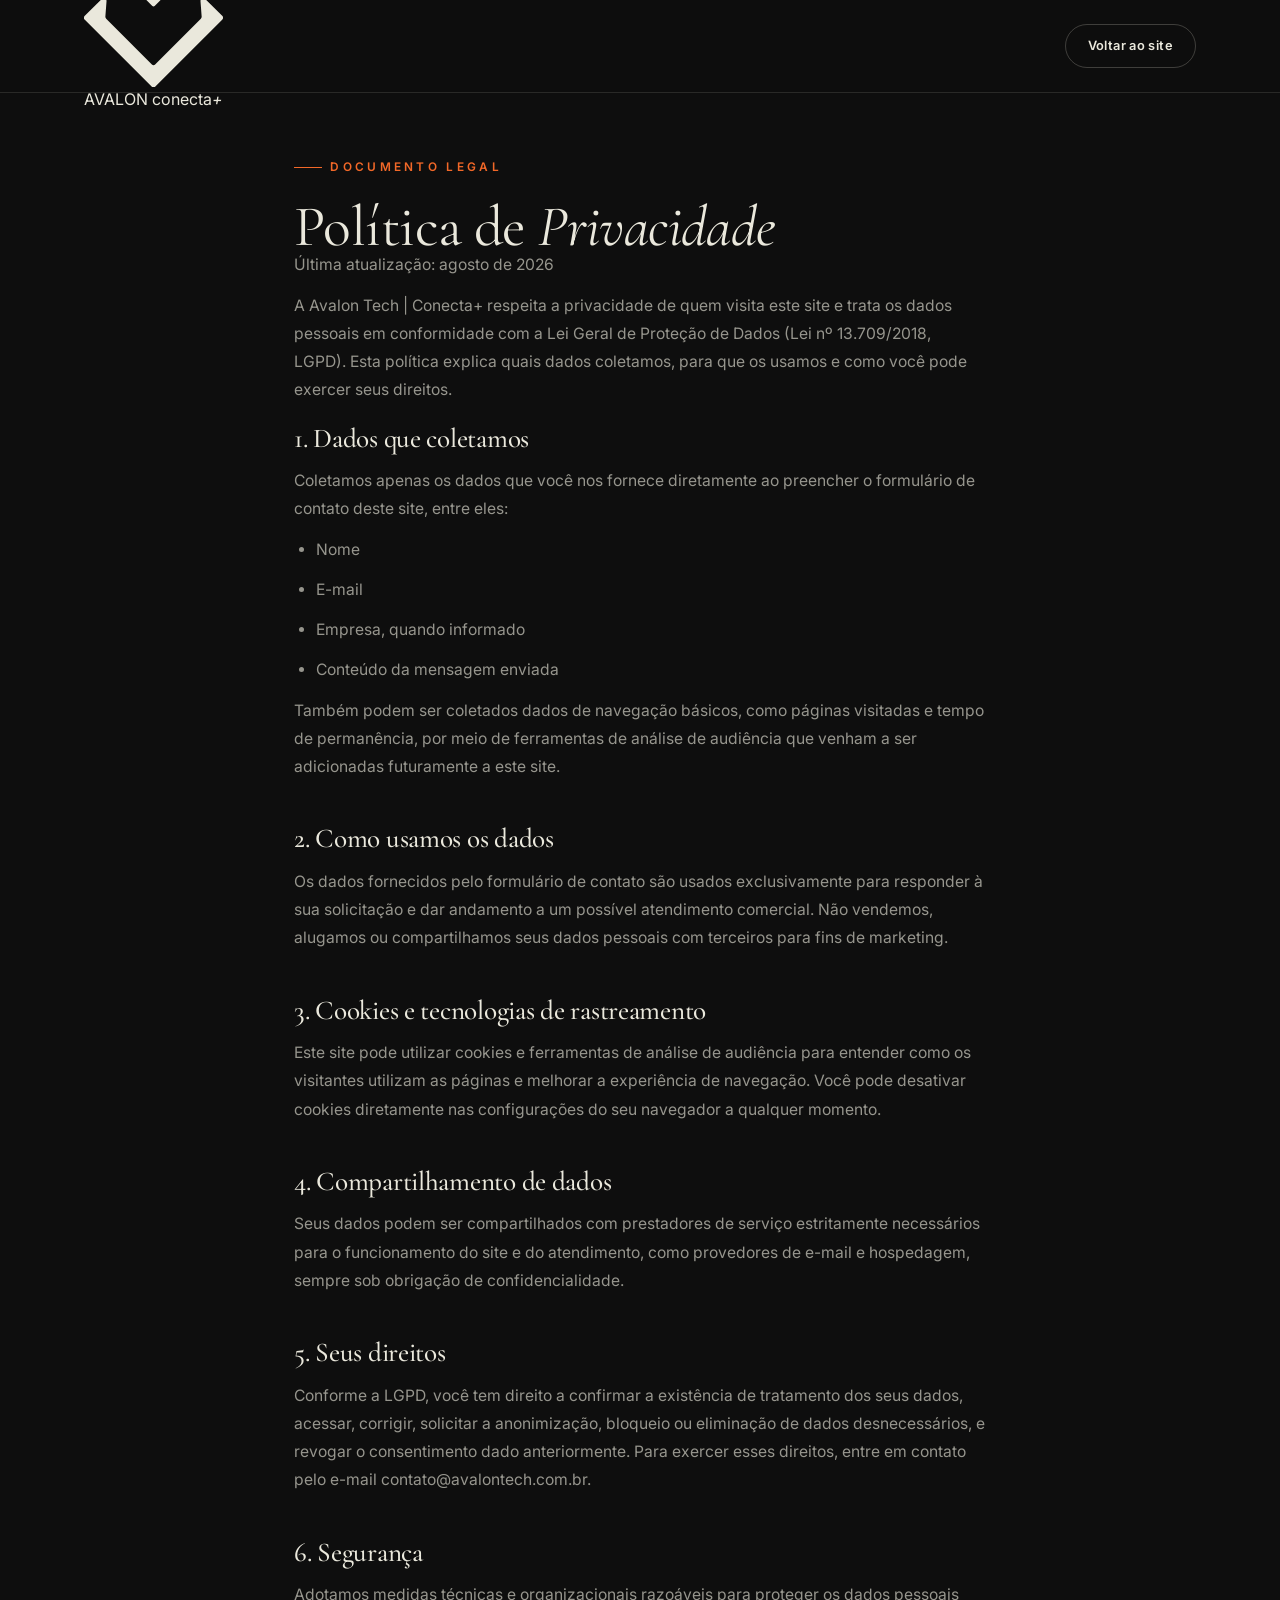
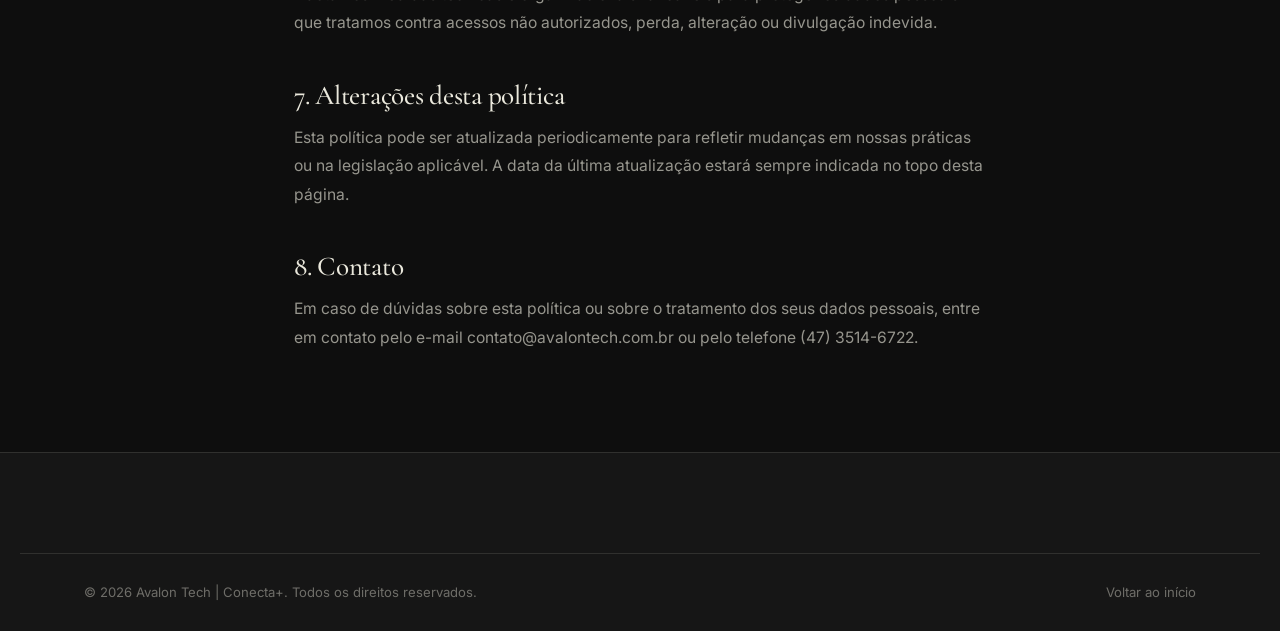
<file: privacidade.html>
<!DOCTYPE html>
<html lang="pt-BR">
<head>
<meta charset="UTF-8">
<meta name="viewport" content="width=device-width, initial-scale=1">
<title>Política de Privacidade · Avalon Tech | Conecta+</title>
<meta name="description" content="Saiba como a Avalon Tech | Conecta+ coleta, usa e protege os dados pessoais dos visitantes do site, em conformidade com a Lei Geral de Proteção de Dados (LGPD).">
<meta name="robots" content="index, follow">
<link rel="canonical" href="https://tech.avalontk.com.br/privacidade.html">
<link rel="icon" href="assets/favicon.ico" sizes="any">
<link rel="icon" type="image/png" sizes="32x32" href="assets/favicon-32.png">
<link rel="apple-touch-icon" href="assets/apple-touch-icon.png">
<meta name="theme-color" content="#0a0d0c">
<link rel="preconnect" href="https://fonts.googleapis.com">
<link rel="preconnect" href="https://fonts.gstatic.com" crossorigin>
<link href="https://fonts.googleapis.com/css2?family=Cormorant+Garamond:ital,wght@0,300;0,400;0,500;1,300;1,400&family=Inter:wght@400;500;600&display=swap" rel="stylesheet">
<link rel="stylesheet" href="css/style.css">
<style>
  .legal{max-width:820px;margin-inline:auto;padding-top:150px}
  .legal h2{font-size:1.7rem;margin:44px 0 14px}
  .legal h2:first-of-type{margin-top:20px}
  .legal p,.legal li{color:var(--muted);font-size:.98rem;line-height:1.8;margin-bottom:12px}
  .legal ul{padding-left:22px;list-style:disc}
  .legal a{color:var(--mint)}
  .legal__updated{color:var(--muted-2);font-size:.85rem;margin-top:-6px;margin-bottom:30px}
</style>
</head>
<body>

<svg width="0" height="0" style="position:absolute" aria-hidden="true">
  <symbol id="chevron" viewBox="0 0 617.65 477.36">
    <path fill="currentColor" d="M614,159.41,538.63,84a12.35,12.35,0,0,0-21,9.66l5.17,68.82a12.37,12.37,0,0,1-3.58,9.66l-202,202a11.43,11.43,0,0,1-16.65,0l-202-202a12.37,12.37,0,0,1-3.58-9.66l5.17-68.82A12.35,12.35,0,0,0,79,84l-75.4,75.4a12.33,12.33,0,0,0,0,17.46L300.5,473.76a11.43,11.43,0,0,0,16.65,0L614,176.87A12.35,12.35,0,0,0,614,159.41Z"/>
    <path fill="currentColor" d="M411.16.51,311.61,42.92a7,7,0,0,1-2.79.45,6.89,6.89,0,0,1-2.78-.45L206.48.51a6.31,6.31,0,0,0-6.86,10.29L303.67,115.2a8.32,8.32,0,0,0,10.31,0L418,10.8A6.31,6.31,0,0,0,411.16.51Z"/>
  </symbol>
</svg>

<header class="header scrolled">
  <div class="wrap nav">
    <a href="/" class="brand" aria-label="Avalon Tech Conecta+, início">
      <svg class="brand__mark" viewBox="0 0 617.65 477.36" aria-hidden="true"><use href="#chevron"/></svg>
      <span class="brand__text">
        <span class="brand__parent">AVALON</span>
        <span class="brand__name">conecta<em>+</em></span>
      </span>
    </a>
    <a href="/" class="nav__cta">Voltar ao site</a>
  </div>
</header>

<main class="wrap legal">
  <span class="eyebrow">Documento legal</span>
  <h1 class="h-section" style="margin-top:20px">Política de <em style="font-style:italic;color:var(--mint)">Privacidade</em></h1>
  <p class="legal__updated">Última atualização: agosto de 2026</p>

  <p>A Avalon Tech | Conecta+ respeita a privacidade de quem visita este site e trata os dados pessoais em conformidade com a Lei Geral de Proteção de Dados (Lei nº 13.709/2018, LGPD). Esta política explica quais dados coletamos, para que os usamos e como você pode exercer seus direitos.</p>

  <h2>1. Dados que coletamos</h2>
  <p>Coletamos apenas os dados que você nos fornece diretamente ao preencher o formulário de contato deste site, entre eles:</p>
  <ul>
    <li>Nome</li>
    <li>E-mail</li>
    <li>Empresa, quando informado</li>
    <li>Conteúdo da mensagem enviada</li>
  </ul>
  <p>Também podem ser coletados dados de navegação básicos, como páginas visitadas e tempo de permanência, por meio de ferramentas de análise de audiência que venham a ser adicionadas futuramente a este site.</p>

  <h2>2. Como usamos os dados</h2>
  <p>Os dados fornecidos pelo formulário de contato são usados exclusivamente para responder à sua solicitação e dar andamento a um possível atendimento comercial. Não vendemos, alugamos ou compartilhamos seus dados pessoais com terceiros para fins de marketing.</p>

  <h2>3. Cookies e tecnologias de rastreamento</h2>
  <p>Este site pode utilizar cookies e ferramentas de análise de audiência para entender como os visitantes utilizam as páginas e melhorar a experiência de navegação. Você pode desativar cookies diretamente nas configurações do seu navegador a qualquer momento.</p>

  <h2>4. Compartilhamento de dados</h2>
  <p>Seus dados podem ser compartilhados com prestadores de serviço estritamente necessários para o funcionamento do site e do atendimento, como provedores de e-mail e hospedagem, sempre sob obrigação de confidencialidade.</p>

  <h2>5. Seus direitos</h2>
  <p>Conforme a LGPD, você tem direito a confirmar a existência de tratamento dos seus dados, acessar, corrigir, solicitar a anonimização, bloqueio ou eliminação de dados desnecessários, e revogar o consentimento dado anteriormente. Para exercer esses direitos, entre em contato pelo e-mail <a href="mailto:contato@avalontech.com.br">contato@avalontech.com.br</a>.</p>

  <h2>6. Segurança</h2>
  <p>Adotamos medidas técnicas e organizacionais razoáveis para proteger os dados pessoais que tratamos contra acessos não autorizados, perda, alteração ou divulgação indevida.</p>

  <h2>7. Alterações desta política</h2>
  <p>Esta política pode ser atualizada periodicamente para refletir mudanças em nossas práticas ou na legislação aplicável. A data da última atualização estará sempre indicada no topo desta página.</p>

  <h2>8. Contato</h2>
  <p>Em caso de dúvidas sobre esta política ou sobre o tratamento dos seus dados pessoais, entre em contato pelo e-mail <a href="mailto:contato@avalontech.com.br">contato@avalontech.com.br</a> ou pelo telefone <a href="https://wa.me/554735146722">(47) 3514-6722</a>.</p>
</main>

<footer class="footer" style="margin-top:100px">
  <div class="wrap footer__bottom" style="border-top:1px solid var(--line);padding-block:28px">
    <span>© <span id="yr">2026</span> Avalon Tech | Conecta+. Todos os direitos reservados.</span>
    <a href="/">Voltar ao início</a>
  </div>
</footer>
<script>document.getElementById('yr').textContent = new Date().getFullYear();</script>
</body>
</html>
</file>
<file: css/style.css>
/* ===================================================================
   AVALON | TURNKEY  —  Folha de estilo principal
   Paleta da marca: laranja #f26828 / cream #eae8dc / grafite #1a1a1a
   =================================================================== */

/* ---------- Tokens ---------- */
:root{
  --orange:#f26828;
  --orange-soft:#ff8a4c;
  --cream:#eae8dc;
  --ink:#0e0e0e;
  --ink-2:#161616;
  --ink-3:#1f1f1f;
  --line:rgba(234,232,220,.12);
  --line-strong:rgba(234,232,220,.22);
  --muted:rgba(234,232,220,.62);
  --muted-2:rgba(234,232,220,.42);

  --serif:"Cormorant Garamond", Georgia, serif;
  --sans:"Inter", "Helvetica Neue", Arial, sans-serif;

  --maxw:1240px;
  --gutter:clamp(20px,5vw,72px);
  --radius:2px;

  --ease:cubic-bezier(.22,.61,.36,1);
}

/* ---------- Reset ---------- */
*,*::before,*::after{box-sizing:border-box;margin:0;padding:0}
html{scroll-behavior:smooth;-webkit-text-size-adjust:100%}
body{
  font-family:var(--sans);
  background:var(--ink);
  color:var(--cream);
  line-height:1.6;
  overflow-x:hidden;
  font-feature-settings:"kern" 1,"liga" 1;
  -webkit-font-smoothing:antialiased;
}
img,svg{display:block;max-width:100%}
a{color:inherit;text-decoration:none}
ul{list-style:none}
button{font-family:inherit;cursor:pointer;border:none;background:none;color:inherit}

::selection{background:var(--orange);color:#0e0e0e}

/* ---------- Type scale ---------- */
.eyebrow{
  font-family:var(--sans);
  font-size:.74rem;
  font-weight:600;
  letter-spacing:.28em;
  text-transform:uppercase;
  color:var(--orange);
  display:inline-flex;
  align-items:center;
  gap:.7em;
}
.eyebrow::before{
  content:"";
  width:28px;height:1px;
  background:var(--orange);
  display:inline-block;
}
h1,h2,h3{font-family:var(--serif);font-weight:500;line-height:1.05;letter-spacing:-.01em}
.display{
  font-size:clamp(2.6rem,7.2vw,6.2rem);
  font-weight:300;
}
.h-section{
  font-size:clamp(2rem,4.6vw,3.6rem);
  font-weight:400;
}
p{color:var(--muted);font-size:1.02rem}
.lead{font-size:clamp(1.05rem,1.6vw,1.22rem);color:rgba(234,232,220,.78);line-height:1.7}

/* ---------- Layout helpers ---------- */
.wrap{max-width:var(--maxw);margin-inline:auto;padding-inline:var(--gutter)}
section{position:relative}
.section-pad{padding-block:clamp(80px,11vw,160px)}

/* ===================================================================
   Custom cursor glow
   =================================================================== */
.cursor-glow{
  position:fixed;
  top:0;left:0;
  width:460px;height:460px;
  margin:-230px 0 0 -230px;
  border-radius:50%;
  background:radial-gradient(circle,rgba(242,104,40,.16),rgba(242,104,40,0) 62%);
  pointer-events:none;
  z-index:1;
  transform:translate3d(-9999px,-9999px,0);
  transition:opacity .4s ease;
  mix-blend-mode:screen;
}

/* ===================================================================
   Preloader
   =================================================================== */
.loader{
  position:fixed;inset:0;z-index:9999;
  background:var(--ink);
  display:grid;place-items:center;
  transition:opacity .7s var(--ease),visibility .7s var(--ease);
}
.loader.done{opacity:0;visibility:hidden}
.loader__mark{width:84px;height:auto;opacity:0;animation:loaderPulse 1.5s var(--ease) infinite}
.loader__mark{color:var(--orange)}
@keyframes loaderPulse{
  0%,100%{opacity:.25;transform:translateY(0)}
  50%{opacity:1;transform:translateY(8px)}
}

/* ===================================================================
   Header / Nav
   =================================================================== */
.header{
  position:fixed;top:0;left:0;right:0;z-index:90;
  transition:background .4s var(--ease),border-color .4s var(--ease),padding .4s var(--ease);
  border-bottom:1px solid transparent;
}
.header.scrolled{
  background:rgba(14,14,14,.72);
  backdrop-filter:blur(14px);
  -webkit-backdrop-filter:blur(14px);
  border-bottom:1px solid var(--line);
}
.nav{
  display:flex;align-items:center;justify-content:space-between;
  height:clamp(68px,8vw,92px);
}
.nav__logo{width:clamp(122px,14vw,168px)}
.nav__logo svg,.nav__logo img{width:100%;height:auto}
.nav__links{display:flex;gap:clamp(20px,2.6vw,42px);align-items:center}
.nav__links a{
  font-size:.82rem;font-weight:500;letter-spacing:.04em;
  color:var(--muted);position:relative;padding-block:6px;
  transition:color .3s ease;
}
.nav__links a::after{
  content:"";position:absolute;left:0;bottom:0;height:1px;width:0;
  background:var(--orange);transition:width .35s var(--ease);
}
.nav__links a:hover{color:var(--cream)}
.nav__links a:hover::after{width:100%}
.nav__cta{
  border:1px solid var(--line-strong);
  padding:11px 22px;border-radius:100px;
  font-size:.8rem;font-weight:600;letter-spacing:.03em;color:var(--cream);
  transition:background .3s ease,color .3s ease,border-color .3s ease;
}
.nav__cta:hover{background:var(--orange);border-color:var(--orange);color:#0e0e0e}
.nav__toggle{display:none;width:34px;height:34px;flex-direction:column;justify-content:center;gap:6px}
.nav__toggle span{display:block;height:1.5px;width:24px;background:var(--cream);transition:.35s var(--ease)}

/* mobile menu */
.mobile-menu{
  position:fixed;inset:0;z-index:80;
  background:var(--ink);
  display:flex;flex-direction:column;justify-content:center;
  padding:0 var(--gutter);
  transform:translateY(-100%);
  transition:transform .6s var(--ease);
}
.mobile-menu.open{transform:translateY(0)}
.mobile-menu a{
  font-family:var(--serif);font-size:2.4rem;font-weight:300;
  color:var(--cream);padding-block:14px;border-bottom:1px solid var(--line);
  opacity:0;transform:translateY(20px);transition:.5s var(--ease);
}
.mobile-menu.open a{opacity:1;transform:translateY(0)}
.mobile-menu.open a:nth-child(1){transition-delay:.1s}
.mobile-menu.open a:nth-child(2){transition-delay:.16s}
.mobile-menu.open a:nth-child(3){transition-delay:.22s}
.mobile-menu.open a:nth-child(4){transition-delay:.28s}
.mobile-menu.open a:nth-child(5){transition-delay:.34s}

/* ===================================================================
   Hero
   =================================================================== */
.hero{
  min-height:100svh;
  display:flex;align-items:center;
  position:relative;overflow:hidden;
  padding-top:92px;
}
.hero__aurora{
  position:absolute;inset:-30% -10% auto -10%;height:120%;
  z-index:0;pointer-events:none;
  background:
    radial-gradient(40% 50% at 72% 18%,rgba(242,104,40,.22),transparent 70%),
    radial-gradient(46% 46% at 18% 72%,rgba(242,104,40,.10),transparent 70%);
  filter:blur(8px);
  animation:auroraShift 16s ease-in-out infinite alternate;
}
@keyframes auroraShift{
  0%{transform:translate3d(0,0,0) scale(1)}
  100%{transform:translate3d(-3%,2%,0) scale(1.08)}
}
.hero__grid{
  position:absolute;inset:0;z-index:0;opacity:.5;
  background-image:
    linear-gradient(var(--line) 1px,transparent 1px),
    linear-gradient(90deg,var(--line) 1px,transparent 1px);
  background-size:clamp(60px,7vw,96px) clamp(60px,7vw,96px);
  -webkit-mask-image:radial-gradient(circle at 50% 40%,#000 0%,transparent 78%);
  mask-image:radial-gradient(circle at 50% 40%,#000 0%,transparent 78%);
}
.hero .wrap{position:relative;z-index:2;width:100%}
.hero__inner{max-width:920px}
.hero__title{margin:26px 0 30px}
.hero__title .ln{display:block;overflow:hidden}
.hero__title .ln > span{display:block;transform:translateY(110%);transition:transform 1s var(--ease)}
.loaded .hero__title .ln > span{transform:translateY(0)}
.hero__title .ln:nth-child(2) > span{transition-delay:.08s}
.hero__title .ln:nth-child(3) > span{transition-delay:.16s}
.hero__title em{font-style:italic;color:var(--orange)}
.hero__sub{max-width:560px;opacity:0;transform:translateY(20px);transition:.9s var(--ease) .5s}
.loaded .hero__sub{opacity:1;transform:translateY(0)}
.hero__actions{display:flex;flex-wrap:wrap;gap:16px;margin-top:40px;opacity:0;transform:translateY(20px);transition:.9s var(--ease) .65s}
.loaded .hero__actions{opacity:1;transform:translateY(0)}

.btn{
  display:inline-flex;align-items:center;gap:12px;
  padding:16px 30px;border-radius:100px;
  font-size:.86rem;font-weight:600;letter-spacing:.03em;
  transition:transform .3s var(--ease),background .3s ease,box-shadow .3s ease;
}
.btn--primary{background:var(--orange);color:#0e0e0e;box-shadow:0 10px 40px -12px rgba(242,104,40,.6)}
.btn--primary:hover{transform:translateY(-3px);box-shadow:0 16px 50px -10px rgba(242,104,40,.7)}
.btn--ghost{border:1px solid var(--line-strong);color:var(--cream)}
.btn--ghost:hover{border-color:var(--cream);transform:translateY(-3px)}
.btn svg{width:16px;height:16px}

/* chevron scroll cue echoing the logo */
.hero__cue{
  position:absolute;left:50%;bottom:34px;transform:translateX(-50%);
  z-index:2;display:flex;flex-direction:column;align-items:center;gap:10px;
  opacity:0;transition:opacity 1s ease 1.1s;
}
.loaded .hero__cue{opacity:1}
.hero__cue span{font-size:.66rem;letter-spacing:.26em;text-transform:uppercase;color:var(--muted-2)}
.hero__cue svg{width:18px;animation:cueBob 2.4s var(--ease) infinite}
.hero__cue svg{color:var(--orange)}
@keyframes cueBob{0%,100%{transform:translateY(0);opacity:.5}50%{transform:translateY(7px);opacity:1}}

/* hero floating chevron mark (signature element) */
.hero__mark{
  position:absolute;right:clamp(-40px,2vw,90px);top:50%;
  width:clamp(220px,34vw,520px);
  transform:translateY(-50%);
  z-index:1;opacity:.06;
}
.hero__mark{color:var(--orange)}

/* ===================================================================
   Marquee / trust strip
   =================================================================== */
.marquee{
  border-block:1px solid var(--line);
  padding-block:24px;overflow:hidden;
  background:var(--ink-2);
}
.marquee__track{
  display:flex;gap:64px;width:max-content;
  animation:scrollX 32s linear infinite;
}
.marquee:hover .marquee__track{animation-play-state:paused}
.marquee__item{
  display:flex;align-items:center;gap:16px;
  font-family:var(--serif);font-size:1.5rem;font-weight:400;
  color:var(--muted);white-space:nowrap;
}
.marquee__item svg{width:13px;flex:0 0 auto}
.marquee__item svg{color:var(--orange)}
@keyframes scrollX{to{transform:translateX(-50%)}}

/* ===================================================================
   Section intro block
   =================================================================== */
.intro{display:grid;grid-template-columns:1fr 1fr;gap:clamp(30px,5vw,80px);align-items:end}
.intro__head .h-section{margin-top:22px}
.intro__head em{font-style:italic;color:var(--orange)}

/* ===================================================================
   About
   =================================================================== */
.about__body{margin-top:64px;display:grid;grid-template-columns:1.2fr 1fr;gap:clamp(34px,5vw,90px);align-items:start}
.about__lead p+p{margin-top:20px}
.about__stats{display:grid;gap:0;border-top:1px solid var(--line)}
.stat{
  display:flex;align-items:baseline;justify-content:space-between;gap:18px;
  padding:24px 0;border-bottom:1px solid var(--line);
}
.stat__num{font-family:var(--serif);font-size:clamp(2.4rem,5vw,3.4rem);font-weight:300;color:var(--cream);line-height:1}
.stat__num span{color:var(--orange)}
.stat__label{font-size:.84rem;color:var(--muted);max-width:160px;text-align:right;letter-spacing:.02em}

/* ===================================================================
   Services
   =================================================================== */
.services{background:var(--ink-2);border-block:1px solid var(--line)}
.svc-grid{margin-top:64px;display:grid;grid-template-columns:repeat(2,1fr);gap:1px;background:var(--line);border:1px solid var(--line)}
.svc{
  background:var(--ink-2);padding:clamp(30px,4vw,56px);
  position:relative;overflow:hidden;
  transition:background .45s var(--ease);
}
.svc::before{
  content:"";position:absolute;inset:0;
  background:radial-gradient(120% 100% at 0% 0%,rgba(242,104,40,.14),transparent 55%);
  opacity:0;transition:opacity .45s var(--ease);
}
.svc:hover{background:var(--ink-3)}
.svc:hover::before{opacity:1}
.svc__no{font-family:var(--sans);font-size:.78rem;font-weight:600;letter-spacing:.2em;color:var(--orange)}
.svc__icon{width:40px;height:40px;margin:26px 0 22px;position:relative;z-index:1}
.svc__icon svg{width:100%;height:100%;stroke:var(--orange);stroke-width:1.4;fill:none}
.svc h3{font-size:1.7rem;margin-bottom:14px;position:relative;z-index:1}
.svc p{position:relative;z-index:1;font-size:.96rem}
.svc__arrow{margin-top:26px;display:inline-flex;align-items:center;gap:10px;font-size:.8rem;font-weight:600;letter-spacing:.04em;color:var(--cream);position:relative;z-index:1;transition:gap .3s var(--ease)}
.svc:hover .svc__arrow{gap:18px}
.svc__arrow svg{width:18px;stroke:var(--orange)}

/* ===================================================================
   Process (numbered — a real sequence)
   =================================================================== */
.process__list{margin-top:60px;border-top:1px solid var(--line)}
.step{
  display:grid;grid-template-columns:90px 1fr 1.1fr;gap:clamp(20px,4vw,60px);
  align-items:start;padding:clamp(28px,4vw,48px) 0;border-bottom:1px solid var(--line);
  transition:padding-left .5s var(--ease);
}
.step:hover{padding-left:clamp(10px,2vw,28px)}
.step__no{font-family:var(--serif);font-size:1.4rem;color:var(--orange)}
.step h3{font-size:clamp(1.5rem,2.6vw,2.1rem);font-weight:400}
.step p{font-size:1rem;line-height:1.7}

/* ===================================================================
   Styles gallery / vibes
   =================================================================== */
.styles{background:var(--ink-2);border-top:1px solid var(--line)}
.styles__tags{margin-top:48px;display:flex;flex-wrap:wrap;gap:14px}
.tag{
  border:1px solid var(--line);border-radius:100px;
  padding:12px 22px;font-size:.92rem;color:var(--muted);
  font-family:var(--serif);font-style:italic;
  transition:.35s var(--ease);
}
.tag:hover{border-color:var(--orange);color:var(--cream);background:rgba(242,104,40,.08);transform:translateY(-3px)}

/* ===================================================================
   Why / differentials
   =================================================================== */
.why-grid{margin-top:64px;display:grid;grid-template-columns:repeat(3,1fr);gap:clamp(20px,3vw,40px)}
.why{
  border:1px solid var(--line);border-radius:var(--radius);
  padding:clamp(30px,3.4vw,44px);background:var(--ink-2);
  position:relative;transition:transform .45s var(--ease),border-color .45s var(--ease);
}
.why:hover{transform:translateY(-6px);border-color:var(--line-strong)}
.why__mark{width:30px;margin-bottom:24px}
.why__mark{color:var(--orange)}
.why h3{font-size:1.5rem;margin-bottom:14px}
.why p{font-size:.96rem}

/* ===================================================================
   Testimonials
   =================================================================== */
.quotes{display:grid;grid-template-columns:repeat(2,1fr);gap:clamp(24px,3vw,40px);margin-top:60px}
.quote{
  border:1px solid var(--line);padding:clamp(32px,4vw,52px);
  border-radius:var(--radius);background:var(--ink-2);position:relative;
}
.quote__glyph{font-family:var(--serif);font-size:5rem;line-height:.5;color:var(--orange);opacity:.3;height:34px}
.quote p{font-family:var(--serif);font-size:clamp(1.2rem,2vw,1.5rem);font-style:italic;color:var(--cream);line-height:1.5;margin:18px 0 26px}
.quote__by{display:flex;align-items:center;gap:14px}
.quote__avatar{width:44px;height:44px;border-radius:50%;background:linear-gradient(135deg,var(--orange),#b94d1c);display:grid;place-items:center;font-weight:600;color:#0e0e0e;font-size:.9rem}
.quote__name{font-weight:600;font-size:.92rem;color:var(--cream)}
.quote__role{font-size:.8rem;color:var(--muted)}
.rating{display:flex;align-items:center;gap:14px;margin-top:44px;color:var(--muted);font-size:.92rem}
.rating strong{color:var(--cream);font-weight:600}
.rating__stars{color:var(--orange);letter-spacing:2px}

/* ===================================================================
   CTA band
   =================================================================== */
.cta-band{position:relative;overflow:hidden;text-align:center;border-block:1px solid var(--line)}
.cta-band__glow{position:absolute;inset:0;z-index:0;background:radial-gradient(50% 120% at 50% 0%,rgba(242,104,40,.18),transparent 60%)}
.cta-band .wrap{position:relative;z-index:1}
.cta-band h2{font-size:clamp(2.2rem,5vw,4rem);font-weight:300;max-width:880px;margin-inline:auto}
.cta-band h2 em{font-style:italic;color:var(--orange)}
.cta-band p{max-width:540px;margin:24px auto 38px}
.cta-band__actions{display:flex;flex-wrap:wrap;gap:16px;justify-content:center}

/* ===================================================================
   Contact
   =================================================================== */
.contact__grid{margin-top:64px;display:grid;grid-template-columns:1fr 1fr;gap:clamp(34px,5vw,80px)}
.contact__info{display:grid;gap:0;border-top:1px solid var(--line)}
.cinfo{padding:22px 0;border-bottom:1px solid var(--line)}
.cinfo__label{font-size:.74rem;letter-spacing:.22em;text-transform:uppercase;color:var(--orange);margin-bottom:8px}
.cinfo__val{font-family:var(--serif);font-size:clamp(1.25rem,2.4vw,1.7rem);font-weight:300;color:var(--cream)}
.cinfo a.cinfo__val{transition:color .3s ease}
.cinfo a.cinfo__val:hover{color:var(--orange)}
.cinfo__sub{font-size:.88rem;color:var(--muted);margin-top:6px}

.form{display:grid;gap:18px}
.field{position:relative}
.field input,.field textarea{
  width:100%;background:var(--ink-2);border:1px solid var(--line);
  border-radius:var(--radius);padding:18px 18px;color:var(--cream);
  font-family:var(--sans);font-size:.96rem;transition:border-color .3s ease,background .3s ease;
}
.field textarea{resize:vertical;min-height:130px}
.field input:focus,.field textarea:focus{outline:none;border-color:var(--orange);background:var(--ink-3)}
.field label{
  position:absolute;left:18px;top:18px;color:var(--muted);
  font-size:.96rem;pointer-events:none;transition:.25s var(--ease);
  background:transparent;padding:0 5px;
}
.field input:focus+label,.field input:not(:placeholder-shown)+label,
.field textarea:focus+label,.field textarea:not(:placeholder-shown)+label{
  top:-9px;left:13px;font-size:.72rem;color:var(--orange);background:var(--ink);
}
.form .btn{justify-content:center;width:100%}
.form__note{font-size:.8rem;color:var(--muted-2);text-align:center}

/* ===================================================================
   Footer
   =================================================================== */
.footer{background:var(--ink-2);border-top:1px solid var(--line);padding-top:clamp(60px,8vw,100px)}
.footer__top{display:grid;grid-template-columns:1.4fr 1fr 1fr;gap:clamp(30px,5vw,70px);padding-bottom:60px;border-bottom:1px solid var(--line)}
.footer__logo{width:180px;margin-bottom:24px}
.footer__about{font-size:.94rem;max-width:340px}
.footer__col h4{font-family:var(--sans);font-size:.74rem;letter-spacing:.2em;text-transform:uppercase;color:var(--muted-2);margin-bottom:20px;font-weight:600}
.footer__col a{display:block;color:var(--muted);font-size:.96rem;padding-block:7px;transition:color .3s ease}
.footer__col a:hover{color:var(--orange)}
.footer__bottom{display:flex;flex-wrap:wrap;gap:16px;justify-content:space-between;align-items:center;padding-block:30px;color:var(--muted-2);font-size:.82rem}
.footer__bottom a:hover{color:var(--cream)}

/* ===================================================================
   Reveal animation
   =================================================================== */
.reveal{opacity:0;transform:translateY(34px);transition:opacity .9s var(--ease),transform .9s var(--ease)}
.reveal.in{opacity:1;transform:translateY(0)}
.reveal[data-delay="1"]{transition-delay:.08s}
.reveal[data-delay="2"]{transition-delay:.16s}
.reveal[data-delay="3"]{transition-delay:.24s}
.reveal[data-delay="4"]{transition-delay:.32s}

/* ===================================================================
   Floating WhatsApp
   =================================================================== */
.wa-float{
  position:fixed;right:24px;bottom:24px;z-index:70;
  width:58px;height:58px;border-radius:50%;
  background:#25d366;display:grid;place-items:center;
  box-shadow:0 12px 34px -8px rgba(37,211,102,.5);
  transform:translateY(120px);transition:transform .5s var(--ease),box-shadow .3s ease;
}
.wa-float.show{transform:translateY(0)}
.wa-float:hover{box-shadow:0 16px 40px -6px rgba(37,211,102,.7)}
.wa-float svg{width:30px;height:30px;fill:#fff}

/* ===================================================================
   Responsive
   =================================================================== */
@media (max-width:980px){
  .intro,.about__body,.contact__grid{grid-template-columns:1fr}
  .why-grid{grid-template-columns:1fr}
  .quotes{grid-template-columns:1fr}
  .svc-grid{grid-template-columns:1fr}
  .footer__top{grid-template-columns:1fr 1fr}
  .step{grid-template-columns:60px 1fr}
  .step p{grid-column:2}
  .hero__mark{opacity:.04}
}
@media (max-width:720px){
  .nav__links,.nav__cta{display:none}
  .nav__toggle{display:flex}
  .footer__top{grid-template-columns:1fr}
  .about__stats .stat__label{max-width:130px}
}

@media (prefers-reduced-motion:reduce){
  *{animation:none!important;transition-duration:.001ms!important}
  .reveal{opacity:1;transform:none}
  .hero__title .ln>span,.hero__sub,.hero__actions{opacity:1;transform:none}
}
</file>
